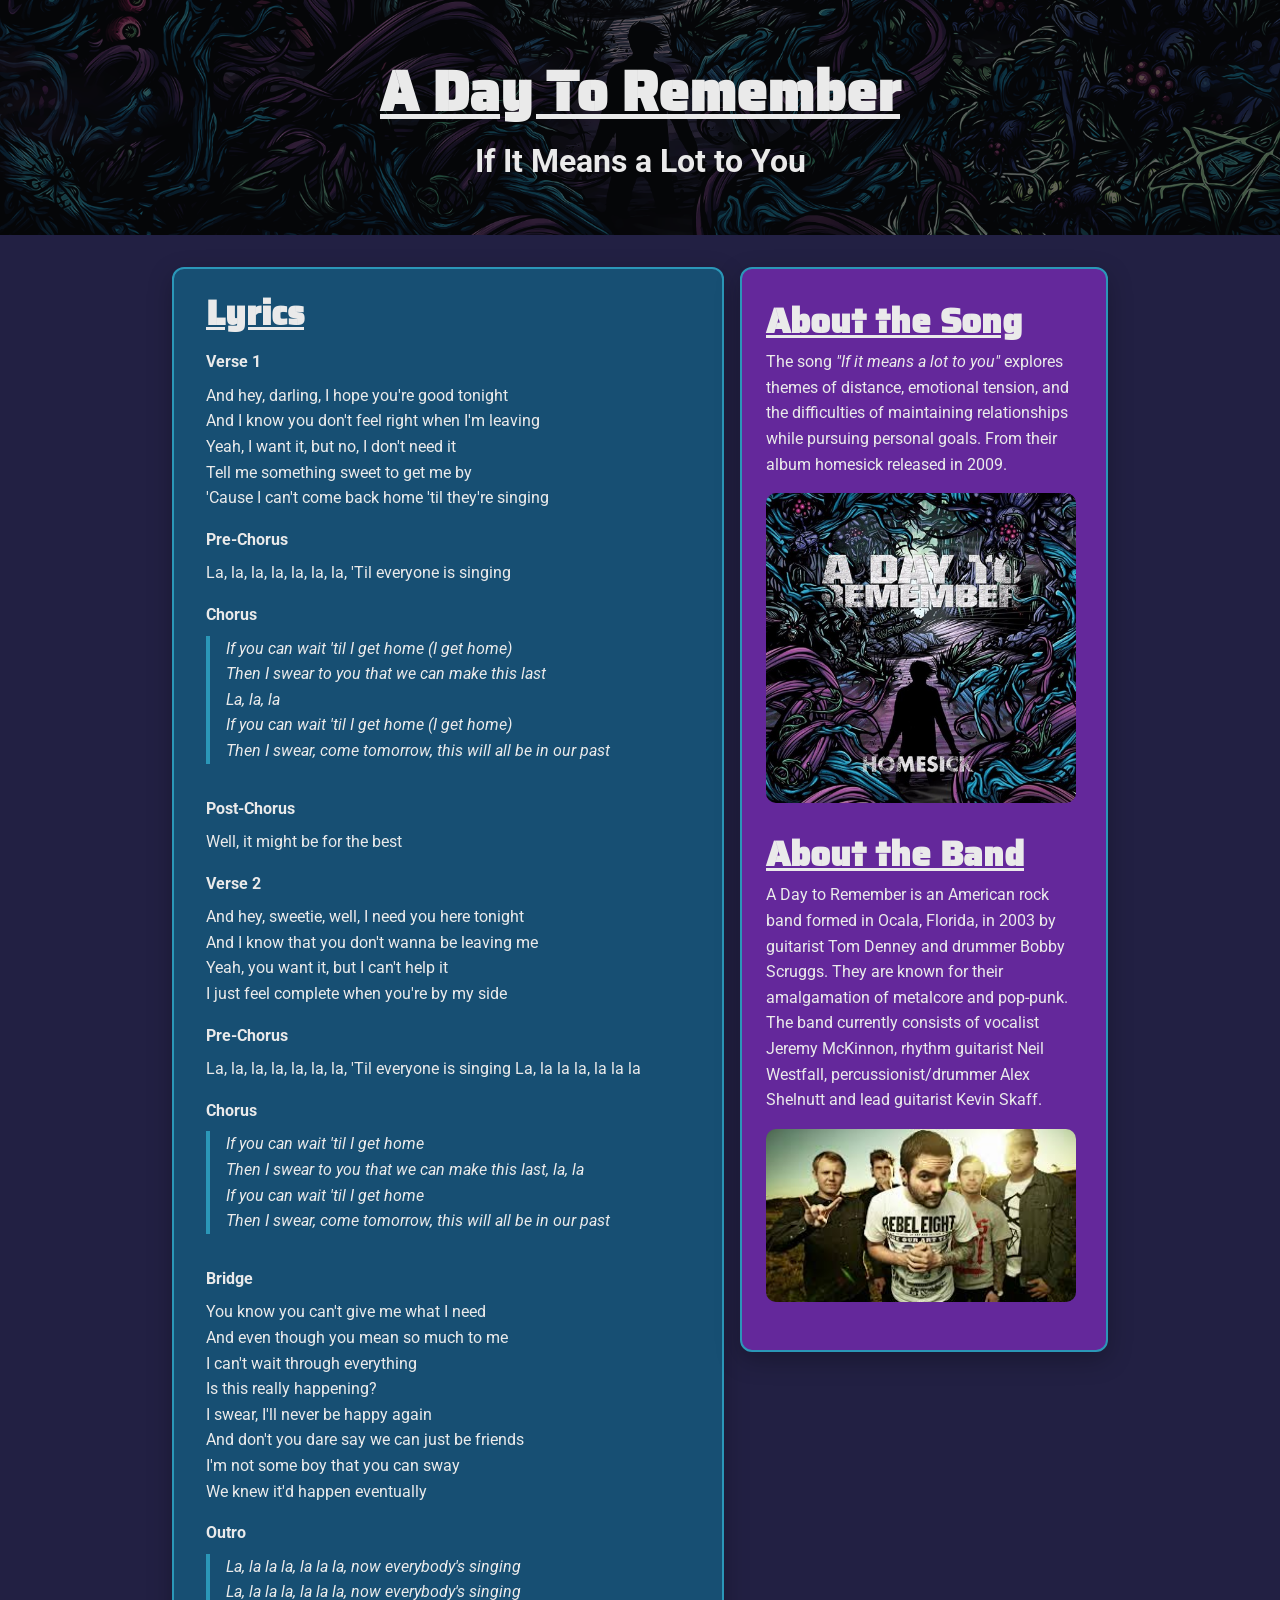
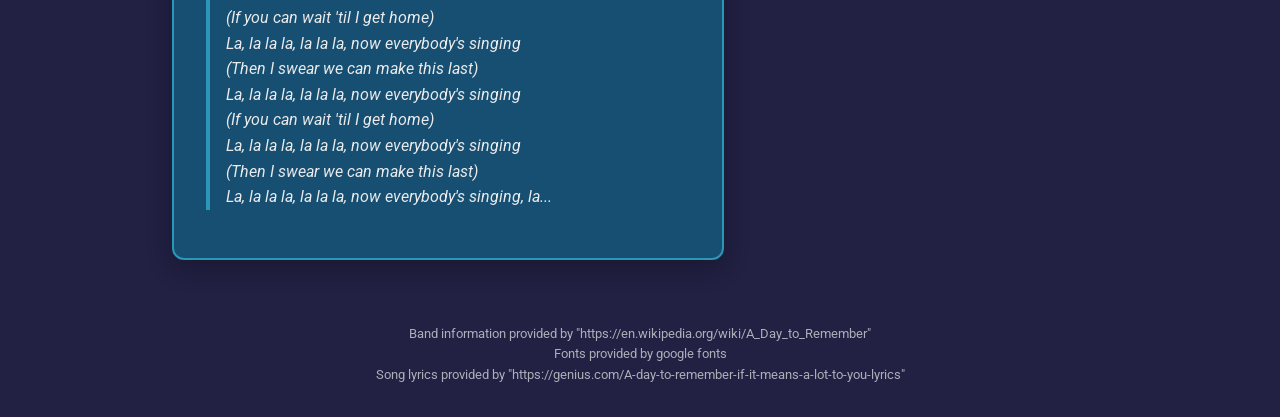
<file: Assignment 1/index.html>
<!DOCTYPE html>
<html lang="en">
<head>
    <meta charset="UTF-8" />
    <title>If It Means a Lot to You – A Day To Remember</title>
	<link rel="stylesheet" href="css/styles.css" />
    <!-- google fonts connection -->
    <link rel="preconnect" href="https://fonts.googleapis.com">
    <link rel="preconnect" href="https://fonts.gstatic.com" crossorigin>
    <link href="https://fonts.googleapis.com/css2?family=Saira+Stencil+One&display=swap" rel="stylesheet">
    <link href="https://fonts.googleapis.com/css2?family=Playwrite+NZ+Basic:wght@100..400&family=Roboto:ital,wght@0,100..900;1,100..900&family=Saira+Stencil+One&display=swap" rel="stylesheet">
</head>

<body>
    <header>
        <h2>A Day To Remember</h2>
        <h1>If It Means a Lot to You</h1>
    </header>

    <main>
        <article>
            <h3>Lyrics</h3>
            <h4>Verse 1</h4>   
            <p>
                            
                And hey, darling, I hope you're good tonight<br>
                And I know you don't feel right when I'm leaving<br>
                Yeah, I want it, but no, I don't need it<br>
                Tell me something sweet to get me by <br>
                'Cause I can't come back home 'til they're singing<br>
            </p>
            
            <h4>Pre-Chorus</h4>
            <p>
                 La, la, la, la, la, la, la, 'Til everyone is singing
            </p>
            
            <h4>Chorus</h4>
            <blockquote>          
                If you can wait 'til I get home (I get home)<br>
                Then I swear to you that we can make this last<br>
                La, la, la<br>
                If you can wait 'til I get home (I get home)<br>
                Then I swear, come tomorrow, this will all be in our past<br>
            </blockquote>

            <h4>Post-Chorus</h4>
            <p>
                Well, it might be for the best
            </p>
            
            <h4>Verse 2</h4>  
            <p>          
                And hey, sweetie, well, I need you here tonight<br>
                And I know that you don't wanna be leaving me<br>
                Yeah, you want it, but I can't help it<br>
                I just feel complete when you're by my side 
            </p>
            
            <h4>Pre-Chorus</h4>
            <p>
                La, la, la, la, la, la, la, 'Til everyone is singing
                La, la la la, la la la    
            </p>
            
            <h4>Chorus</h4>
            <blockquote>
                If you can wait 'til I get home<br>
                Then I swear to you that we can make this last, la, la<br>
                If you can wait 'til I get home<br>
                Then I swear, come tomorrow, this will all be in our past
            </blockquote>
            
            <h4>Bridge</h4>
            <p>
                You know you can't give me what I need<br>
                And even though you mean so much to me<br>
                I can't wait through everything<br>
                Is this really happening?<br>
                I swear, I'll never be happy again<br>
                And don't you dare say we can just be friends<br>
                I'm not some boy that you can sway<br>
                We knew it'd happen eventually
            </p>
            
            <h4>Outro</h4>
            <blockquote>
                La, la la la, la la la, now everybody's singing<br>
                La, la la la, la la la, now everybody's singing<br>
                (If you can wait 'til I get home)<br>
                La, la la la, la la la, now everybody's singing<br>
                (Then I swear we can make this last)<br>
                La, la la la, la la la, now everybody's singing<br>
                (If you can wait 'til I get home)<br>
                La, la la la, la la la, now everybody's singing<br>
                (Then I swear we can make this last)<br>
                La, la la la, la la la, now everybody's singing, la...
            </blockquote>


        </article>

        <aside>

            <h3>About the Song</h3>
            <p>
                The song <em>"If it means a lot to you"</em> explores themes of distance, emotional tension,
                and the difficulties of maintaining relationships while pursuing personal goals. From their album homesick released in 2009.
            </p>
            <img src="images/AlbumCover.jpg" alt="Album cover for Homesick">
            <!-- image credit - https://soundcloud.com/mads-kvols-jensen/a-day-to-remember-homesick-album-cover -->
            <h3>About the Band</h3>
            <p>
                A Day to Remember is an American rock band formed in Ocala, Florida, in 2003 by guitarist Tom Denney and drummer Bobby Scruggs. They are known for their amalgamation of metalcore and pop-punk. The band currently consists of vocalist Jeremy McKinnon, rhythm guitarist Neil Westfall, percussionist/drummer Alex Shelnutt and lead guitarist Kevin Skaff. 
                <!--  grabbed from wikipedia -->
            </p>
            <img src="images/BandImage.jpg" alt="a photo of all of the band members"> 
            <!-- image credit - https://victoryrecords.com/artist/a-day-to-remember/ -->
        </aside>  
        
    </main>
    <footer>
        Band information provided by "https://en.wikipedia.org/wiki/A_Day_to_Remember"<br>
        Fonts provided by google fonts<br>
        Song lyrics provided by "https://genius.com/A-day-to-remember-if-it-means-a-lot-to-you-lyrics"
    </footer>    
</body>
</html>
</file>
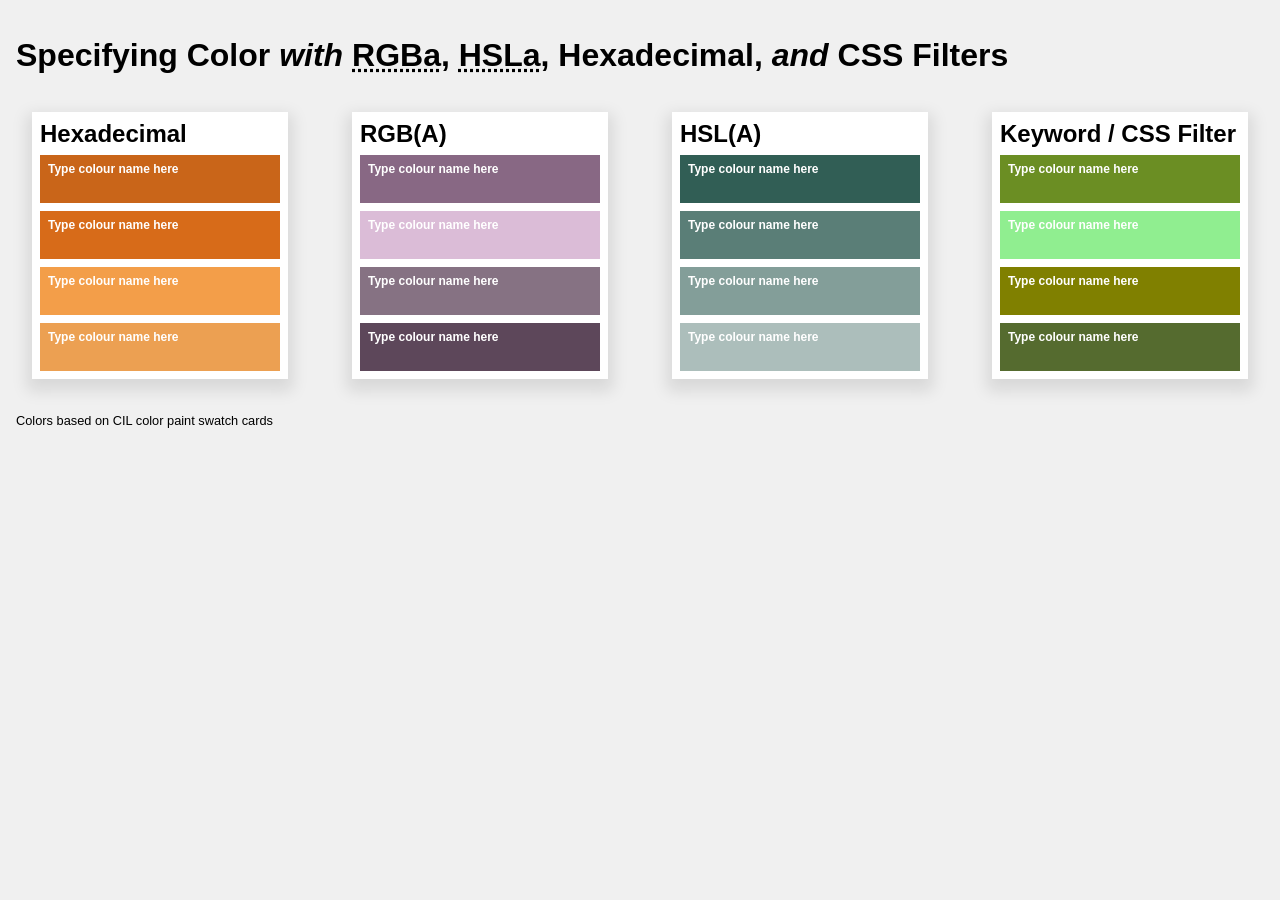
<file: lab-2/index.html>
<!DOCTYPE HTML>
<html>
<head>
	<meta charset="UTF-8">
	<title>Specifying Color with RGBa, HSLa, Hexadecimal, and CSS Filters</title>
	<link href="css/normalize.css" rel="stylesheet">
	<link href="css/base.css" rel="stylesheet">
	<style>
/* STEP 1: Using the color picker utility at
https://developer.mozilla.org/en-US/docs/Web/CSS/CSS_Colors/Color_picker_tool,
set each color in hexadecimal format
to match as closely as you can with the colors
on the FIRST paint swatch card provided.
-------------------------------------------------- */
/* cp12  colour card*/
	#hex div:nth-of-type(1) {
		background-color: #c96519;;
	}
	#hex div:nth-of-type(2) {
		background-color: #d76b19;
	}
	#hex div:nth-of-type(3) {
		background-color: #f39e49;
	}
	#hex div:nth-of-type(4) {
		background-color: #ECA052;
	}
/* STEP 2: Set each color in rgba format
to match as closely as you can with the colors
on the SECOND paint swatch card provided.
-------------------------------------------------- */

/* C35 paint swatch */
#rgba div:nth-of-type(1) {
	background-color: rgba(136, 104, 132, 1);
}

#rgba div:nth-of-type(2) {
	background-color: rgba(219, 188, 215, 1);
}

#rgba div:nth-of-type(3) {
	background-color: rgba(134, 114, 131, 1);
}

#rgba div:nth-of-type(4) {
	background-color: rgba(93, 71, 90, 1);
}



	/* ...and so on... */

/* STEP 3: Set each color in hsla format
to match as closely as you can with the colors
on the THIRD paint swatch card provided.
-------------------------------------------------- */
#hsla div:nth-of-type(1) {
	background-color: hsla(168, 32%, 28%, 1);
}

#hsla div:nth-of-type(2) {
	background-color: hsla(168, 32%, 28%, 0.8);
}

#hsla div:nth-of-type(3) {
	background-color: hsla(168, 32%, 28%, 0.6);
}

#hsla div:nth-of-type(4) {
	background-color: hsla(168, 32%, 28%, 0.4);
}

	/* ...and so on... */

	/* STEP 4: Set each color using a CSS color keywords
(https://developer.mozilla.org/en-US/docs/Web/CSS/color_value)
that matches each color as closely as possible, then
apply one or more CSS filters to see if you can
produce an exact rendition of the swatch colors on the FOURTH card provided.
(https://developer.mozilla.org/en-US/docs/Web/CSS/filter).
-------------------------------------------------- */
/* c6 */
#keyword div:nth-of-type(1) {
	background-color: olivedrab;
}

#keyword div:nth-of-type(2) {
	background-color: lightgreen;
}

#keyword div:nth-of-type(3) {
	background-color: olive;
}

#keyword div:nth-of-type(4) {
	background-color: darkolivegreen;
}

	/* ...and so on... */

	/* STEP 5: Describe one or more things that you can do to ensure that the colour rendering on your screen is exactly the same (or as close as possible) to the colours on your paint chip cards. If possible, attempt to do one or more of these things and describe what you did and what you found out. Maybe a screenshot, too if it might help. */

	/* set brightness to maximum, make sure your monitor is colour calibrated, dont be colour blind like me */
</style>
</head>

<body>
	<header>
		<h1>Specifying Color <em>with</em> <abbr title="Red, Green, Blue, Alpha">RGBa</abbr>, <abbr title="Hue, Saturation, Luminousity, Alpha">HSLa</abbr>, Hexadecimal, <em>and</em> CSS Filters</h1>
	</header>
	<main>
		<section id="hex">
			<h2>Hexadecimal</h2>
			<div>
				<h3>Type colour name here</h3>
			</div>
			<div>
				<h3>Type colour name here</h3>
			</div>
			<div>
				<h3>Type colour name here</h3>
			</div>
			<div>
				<h3>Type colour name here</h3>
			</div>
		</section>
		<section id="rgba">
			<h2>RGB(A)</h2>
			<div>
				<h3>Type colour name here</h3>
			</div>
			<div>
				<h3>Type colour name here</h3>
			</div>
			<div>
				<h3>Type colour name here</h3>
			</div>
			<div>
				<h3>Type colour name here</h3>
			</div>
		</section>
		<section id="hsla">
			<h2>HSL(A)</h2>
			<div>
				<h3>Type colour name here</h3>
			</div>
			<div>
				<h3>Type colour name here</h3>
			</div>
			<div>
				<h3>Type colour name here</h3>
			</div>
			<div>
				<h3>Type colour name here</h3>
			</div>
		</section>
		<section id="keyword">
			<h2>Keyword / CSS Filter</h2>
			<div>
				<h3>Type colour name here</h3>
			</div>
			<div>
				<h3>Type colour name here</h3>
			</div>
			<div>
				<h3>Type colour name here</h3>
			</div>
			<div>
				<h3>Type colour name here</h3>
			</div>
		</section>
	</main>
	<footer>
		<p><small>Colors based on CIL color paint swatch cards</small></p>
	</footer>
</body>
</html>
</file>
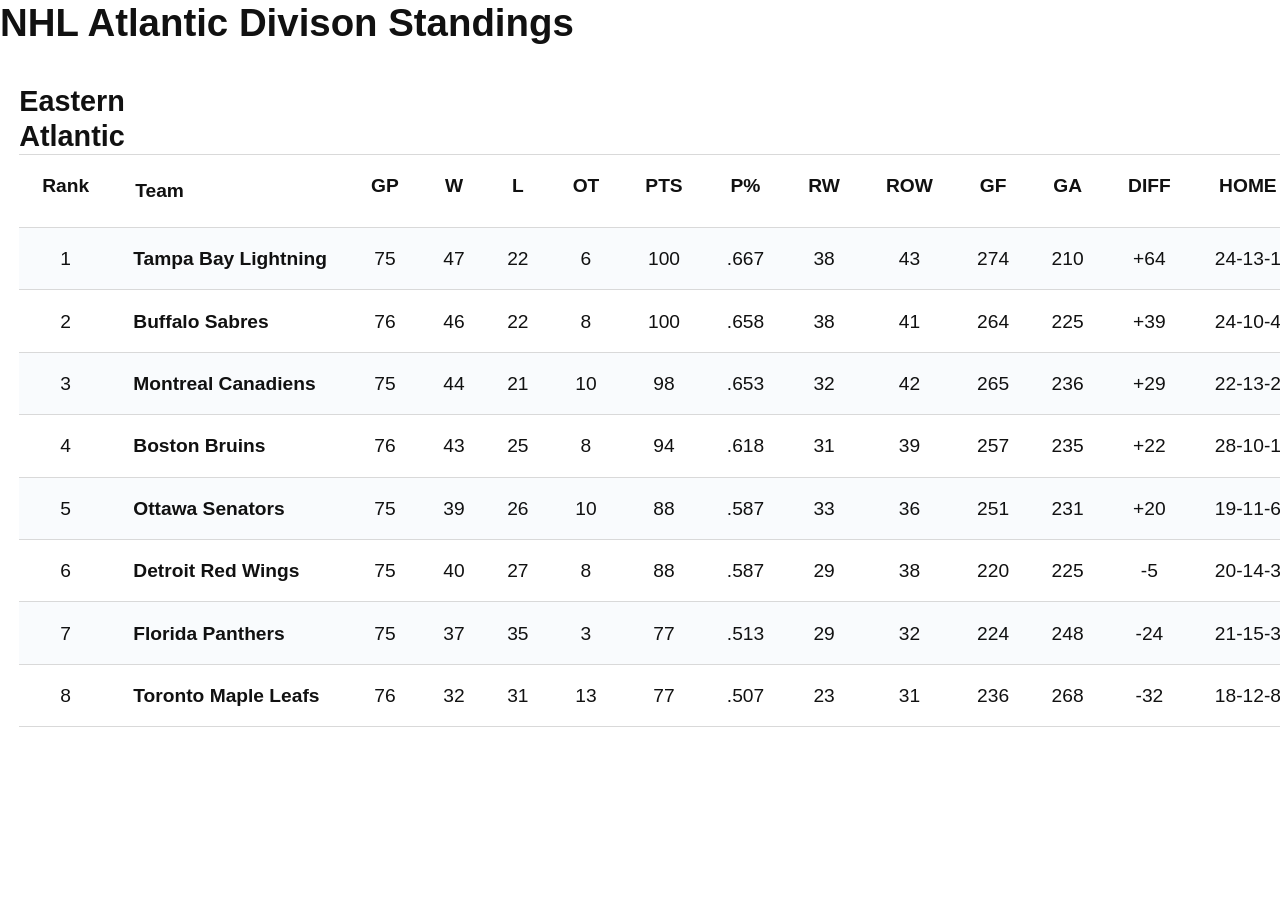
<file: Lab4/index.html>
<!doctype html>
<html lang="en">
<head>
    <meta charset="utf-8">
    <title>NHL Eastern Conference Standings</title>
    <meta name="viewport" content="width=device-width, initial-scale=1.0">

    <!-- css -->
    <link href="css/tables.css" rel="stylesheet" />
    <!-- tablesort -->
    <link rel="stylesheet" href="js/tablesort/css/tablesort.css">
    <script src="js/tablesort/tablesort.min.js"></script>
    <script src="js/tables.js" defer></script>
</head>
<body>

    <header>
        <h1>NHL Atlantic Divison Standings</h1>
    </header>

  
<main>
<!-- standings table -->
<table id="nhl-standings">
    <caption>Eastern</caption>
    <caption>Atlantic</caption>
    <thead>
        <tr>
            <th scope="col">Rank</th>
            <th scope="col">Team</th>
            <th scope="col">GP</th>
            <th scope="col">W</th>
            <th scope="col">L</th>
            <th scope="col">OT</th>
            <th scope="col">PTS</th>
            <th scope="col">P%</th>
            <th scope="col">RW</th>
            <th scope="col">ROW</th>
            <th scope="col">GF</th>
            <th scope="col">GA</th>
            <th scope="col">DIFF</th>
            <th scope="col">HOME</th>
            <th scope="col">AWAY</th>
            <th scope="col">S/O</th>
            <th scope="col">L10</th>
            <th scope="col">STRK</th>
        </tr>
    </thead>

    <tbody>
        <tr>
            <td>1</td>
            <th scope="row">Tampa Bay Lightning</th>
            <td>75</td>
            <td>47</td>
            <td>22</td>
            <td>6</td>
            <td>100</td>
            <td>.667</td>
            <td>38</td>
            <td>43</td>
            <td>274</td>
            <td>210</td>
            <td>+64</td>
            <td>24-13-1</td>
            <td>23-9-5</td>
            <td>4-2</td>
            <td>7-1-2</td>
            <td>W1</td>
        </tr>
        <tr>
            <td>2</td>
            <th scope="row">Buffalo Sabres</th>
            <td>76</td>
            <td>46</td>
            <td>22</td>
            <td>8</td>
            <td>100</td>
            <td>.658</td>
            <td>38</td>
            <td>41</td>
            <td>264</td>
            <td>225</td>
            <td>+39</td>
            <td>24-10-4</td>
            <td>22-12-4</td>
            <td>5-0</td>
            <td>6-2-2</td>
            <td>L1</td>
        </tr>

        <tr>
            <td>3</td>
            <th scope="row">Montreal Canadiens</th>
            <td>75</td>
            <td>44</td>
            <td>21</td>
            <td>10</td>
            <td>98</td>
            <td>.653</td>
            <td>32</td>
            <td>42</td>
            <td>265</td>
            <td>236</td>
            <td>+29</td>
            <td>22-13-2</td>
            <td>22-8-8</td>
            <td>2-5</td>
            <td>8-2-0</td>
            <td>W7</td>
        </tr>

        <tr>
            <td>4</td>
            <th scope="row">Boston Bruins</th>
            <td>76</td>
            <td>43</td>
            <td>25</td>
            <td>8</td>
            <td>94</td>
            <td>.618</td>
            <td>31</td>
            <td>39</td>
            <td>257</td>
            <td>235</td>
            <td>+22</td>
            <td>28-10-1</td>
            <td>15-15-7</td>
            <td>4-3</td>
            <td>6-2-2</td>
            <td>L1</td>
        </tr>
        <tr>
            <td>5</td>
            <th scope="row">Ottawa Senators</th>
            <td>75</td>
            <td>39</td>
            <td>26</td>
            <td>10</td>
            <td>88</td>
            <td>.587</td>
            <td>33</td>
            <td>36</td>
            <td>251</td>
            <td>231</td>
            <td>+20</td>
            <td>19-11-6</td>
            <td>20-15-4</td>
            <td>3-1</td>
            <td>6-3-1</td>
            <td>W1</td>
        </tr>

        <tr>
            <td>6</td>
            <th scope="row">Detroit Red Wings</th>
            <td>75</td>
            <td>40</td>
            <td>27</td>
            <td>8</td>
            <td>88</td>
            <td>.587</td>
            <td>29</td>
            <td>38</td>
            <td>220</td>
            <td>225</td>
            <td>-5</td>
            <td>20-14-3</td>
            <td>20-13-5</td>
            <td>2-3</td>
            <td>4-5-1</td>
            <td>W1</td>
        </tr>
        <tr>
            <td>7</td>
            <th scope="row">Florida Panthers</th>
            <td>75</td>
            <td>37</td>
            <td>35</td>
            <td>3</td>
            <td>77</td>
            <td>.513</td>
            <td>29</td>
            <td>32</td>
            <td>224</td>
            <td>248</td>
            <td>-24</td>
            <td>21-15-3</td>
            <td>16-20-0</td>
            <td>5-1</td>
            <td>4-6-0</td>
            <td>W2</td>
        </tr>

        <tr>
            <td>8</td>
            <th scope="row">Toronto Maple Leafs</th>
            <td>76</td>
            <td>32</td>
            <td>31</td>
            <td>13</td>
            <td>77</td>
            <td>.507</td>
            <td>23</td>
            <td>31</td>
            <td>236</td>
            <td>268</td>
            <td>-32</td>
            <td>18-12-8</td>
            <td>14-19-5</td>
            <td>1-4</td>
            <td>4-4-2</td>
            <td>L1</td>
        </tr>
    </tbody>
</table>
</main>


</body>
</html>
</file>
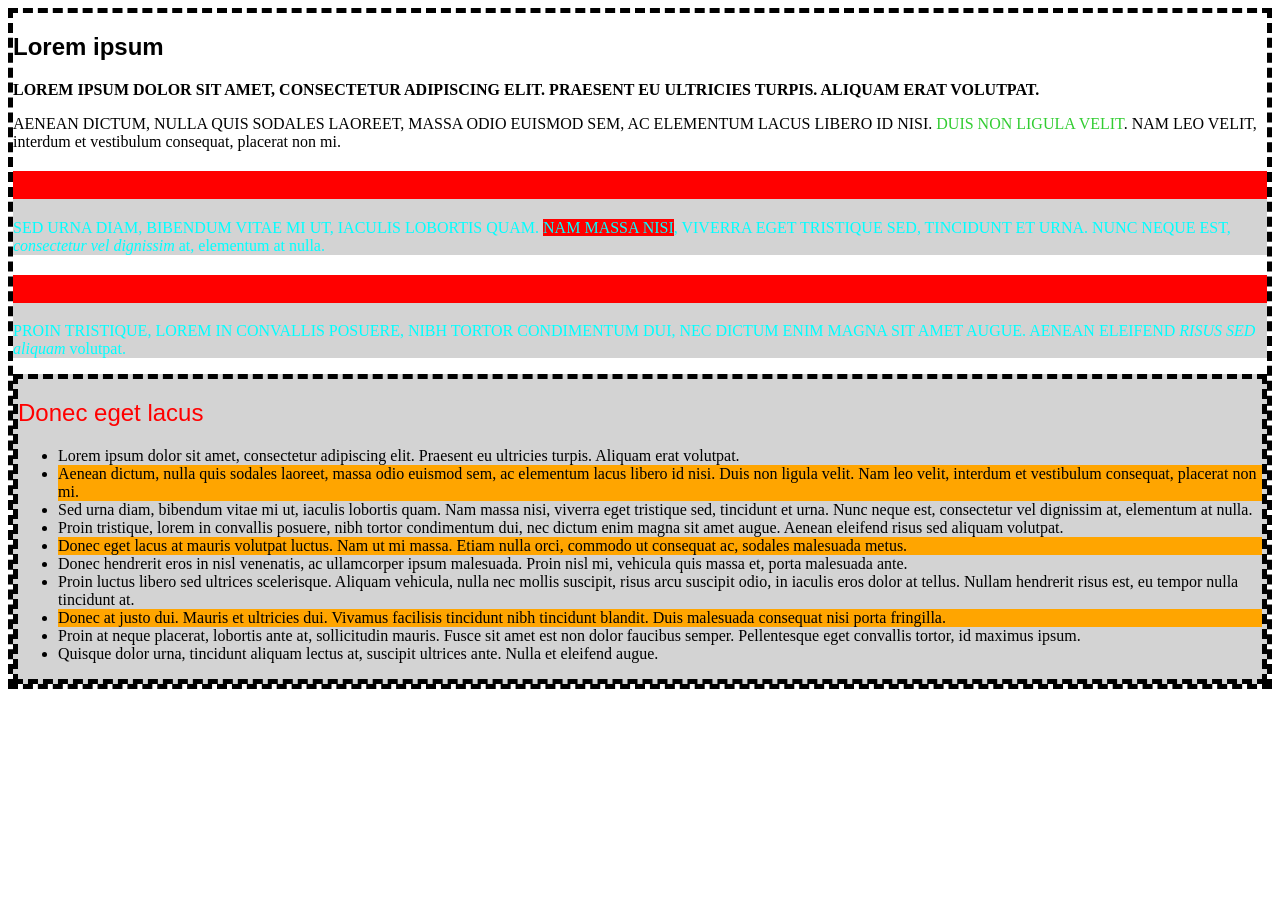
<file: lesson-1/index.html>
<!DOCTYPE html>
<html lang="en">
<head>
	<meta charset="UTF-8" />
	<title>Lesson 1 - COMP1054 User Interface Design Using CSS</title>
	<link rel="stylesheet" href="css/styles.css" />
</head>
<body>

<article class="about">
	<h1>Lorem ipsum</h1> 

	<p>Lorem ipsum dolor sit amet, consectetur adipiscing elit. Praesent eu ultricies turpis. Aliquam erat volutpat.</p>
	<p>Aenean dictum, nulla quis sodales laoreet, massa odio euismod sem, ac elementum lacus libero id nisi. <a href="https://lipsum.com/" rel="external">Duis non ligula velit</a>. Nam leo velit, interdum et vestibulum consequat, placerat non mi.</p>
 
	<section class="project">
		<h2 lang="es">Sed urna diam</h2>
		<p>Sed urna diam, bibendum vitae mi ut, iaculis lobortis quam. <span lang="es">Nam massa nisi</span>, viverra eget tristique sed, tincidunt et urna. Nunc neque est, <em>consectetur vel dignissim</em> at, elementum at nulla.</p>
	</section>

	<section class="project">
		<h2 lang="es">Proin tristique</h2>
		<p>Proin tristique, lorem in convallis posuere, nibh tortor condimentum dui, nec dictum enim magna sit amet augue. Aenean eleifend <em>risus sed aliquam</em> volutpat.</p>
	</section>
    <aside class="project about">
        <h2 id="special">Donec eget lacus</h2>
        <ul>
            <li>Lorem ipsum dolor sit amet, consectetur adipiscing elit. Praesent eu ultricies turpis. Aliquam erat volutpat.</li>
            <li>Aenean dictum, nulla quis sodales laoreet, massa odio euismod sem, ac elementum lacus libero id nisi. Duis non ligula velit. Nam leo velit, interdum et vestibulum consequat, placerat non mi.</li>
            <li>Sed urna diam, bibendum vitae mi ut, iaculis lobortis quam. Nam massa nisi, viverra eget tristique sed, tincidunt et urna. Nunc neque est, consectetur vel dignissim at, elementum at nulla.</li>
            <li>Proin tristique, lorem in convallis posuere, nibh tortor condimentum dui, nec dictum enim magna sit amet augue. Aenean eleifend risus sed aliquam volutpat.</li>
            <li>Donec eget lacus at mauris volutpat luctus. Nam ut mi massa. Etiam nulla orci, commodo ut consequat ac, sodales malesuada metus.</li>
            <li>Donec hendrerit eros in nisl venenatis, ac ullamcorper ipsum malesuada. Proin nisl mi, vehicula quis massa et, porta malesuada ante.</li>
            <li>Proin luctus libero sed ultrices scelerisque. Aliquam vehicula, nulla nec mollis suscipit, risus arcu suscipit odio, in iaculis eros dolor at tellus. Nullam hendrerit risus est, eu tempor nulla tincidunt at.</li>
            <li>Donec at justo dui. Mauris et ultricies dui. Vivamus facilisis tincidunt nibh tincidunt blandit. Duis malesuada consequat nisi porta fringilla.</li>
            <li>Proin at neque placerat, lobortis ante at, sollicitudin mauris. Fusce sit amet est non dolor faucibus semper. Pellentesque eget convallis tortor, id maximus ipsum.</li>
            <li>Quisque dolor urna, tincidunt aliquam lectus at, suscipit ultrices ante. Nulla et eleifend augue.</li>
        </ul>
    </aside>
</article>

</body>
</html>
</file>
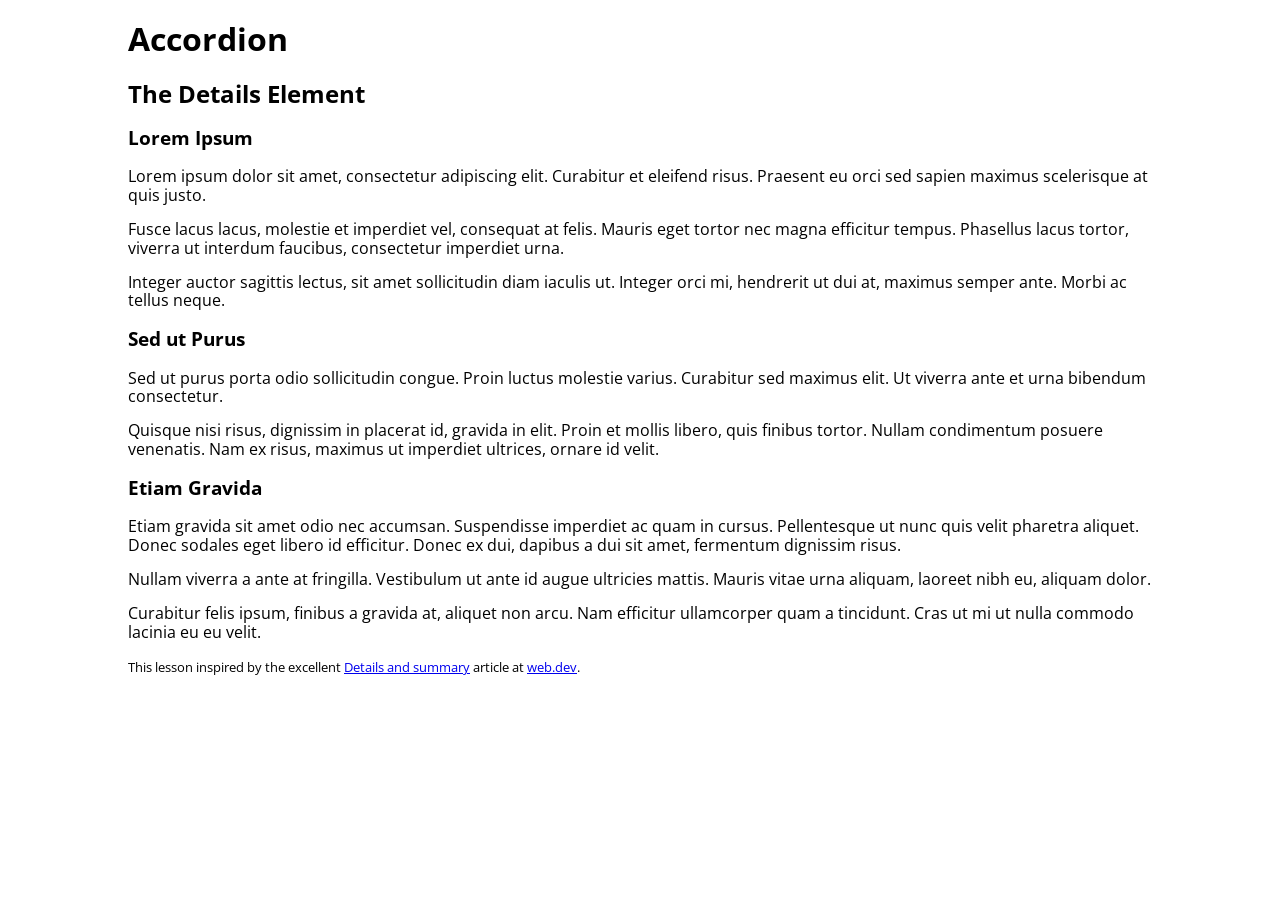
<file: lesson-10/index.html>
<!DOCTYPE html>
<html lang="en">
	<head>
		<meta charset="utf-8" />
		<title>Accordion | COMP1054 User Interface Design Using CSS</title>
		<meta name="viewport" content="width=device-width, initial-scale=1.0" />
		<link href="css/normalize.css" rel="stylesheet" />
		<link href="css/accordion.css" rel="stylesheet" />
		<script src="js/accordion.js" defer></script>
	</head>
	<body>
		<div id="container">
			<header>
				<h1>Accordion</h1>
			</header>
			<main>
				<h2>The Details Element</h2>
				<!-- STEP 1: Surround each H3 and DIV pair with DETAILS tags -->
				
					<h3>Lorem Ipsum</h3>
					<div>
						<p>Lorem ipsum dolor sit amet, consectetur adipiscing elit. Curabitur et eleifend risus. Praesent eu orci sed sapien maximus scelerisque at quis justo.</p>
						<p>Fusce lacus lacus, molestie et imperdiet vel, consequat at felis. Mauris eget tortor nec magna efficitur tempus. Phasellus lacus tortor, viverra ut interdum faucibus, consectetur imperdiet urna.</p>
						<p>Integer auctor sagittis lectus, sit amet sollicitudin diam iaculis ut. Integer orci mi, hendrerit ut dui at, maximus semper ante. Morbi ac tellus neque.</p>
					</div>
				
				<!-- STEP 2: Replace each pair of H3 tags with SUMMARY tags, validate your HTML (https://validator.w3.org/), then proceed to the CSS for the next step -->
				
					<h3>Sed ut Purus</h3>
					<div>
						<p>Sed ut purus porta odio sollicitudin congue. Proin luctus molestie varius. Curabitur sed maximus elit. Ut viverra ante et urna bibendum consectetur.</p>
						<p>Quisque nisi risus, dignissim in placerat id, gravida in elit. Proin et mollis libero, quis finibus tortor. Nullam condimentum posuere venenatis. Nam ex risus, maximus ut imperdiet ultrices, ornare id velit.</p>
					</div>
				
				
					<h3>Etiam Gravida</h3>
					<div>
						<p>Etiam gravida sit amet odio nec accumsan. Suspendisse imperdiet ac quam in cursus. Pellentesque ut nunc quis velit pharetra aliquet. Donec sodales eget libero id efficitur. Donec ex dui, dapibus a dui sit amet, fermentum dignissim risus.</p>
						<p>Nullam viverra a ante at fringilla. Vestibulum ut ante id augue ultricies mattis. Mauris vitae urna aliquam, laoreet nibh eu, aliquam dolor.</p>
						<p>Curabitur felis ipsum, finibus a gravida at, aliquet non arcu. Nam efficitur ullamcorper quam a tincidunt. Cras ut mi ut nulla commodo lacinia eu eu velit.</p>
					</div>
				
			</main>
			<footer>
				<p><small>This lesson inspired by the excellent <a href="https://web.dev/learn/html/details" title="Details and summary">Details and summary</a> article at <a href="https://web.dev/" title="web.dev">web.dev</a>.</small></p>
			</footer>
		</div><!-- end #container -->
	</body>
</html>
</file>
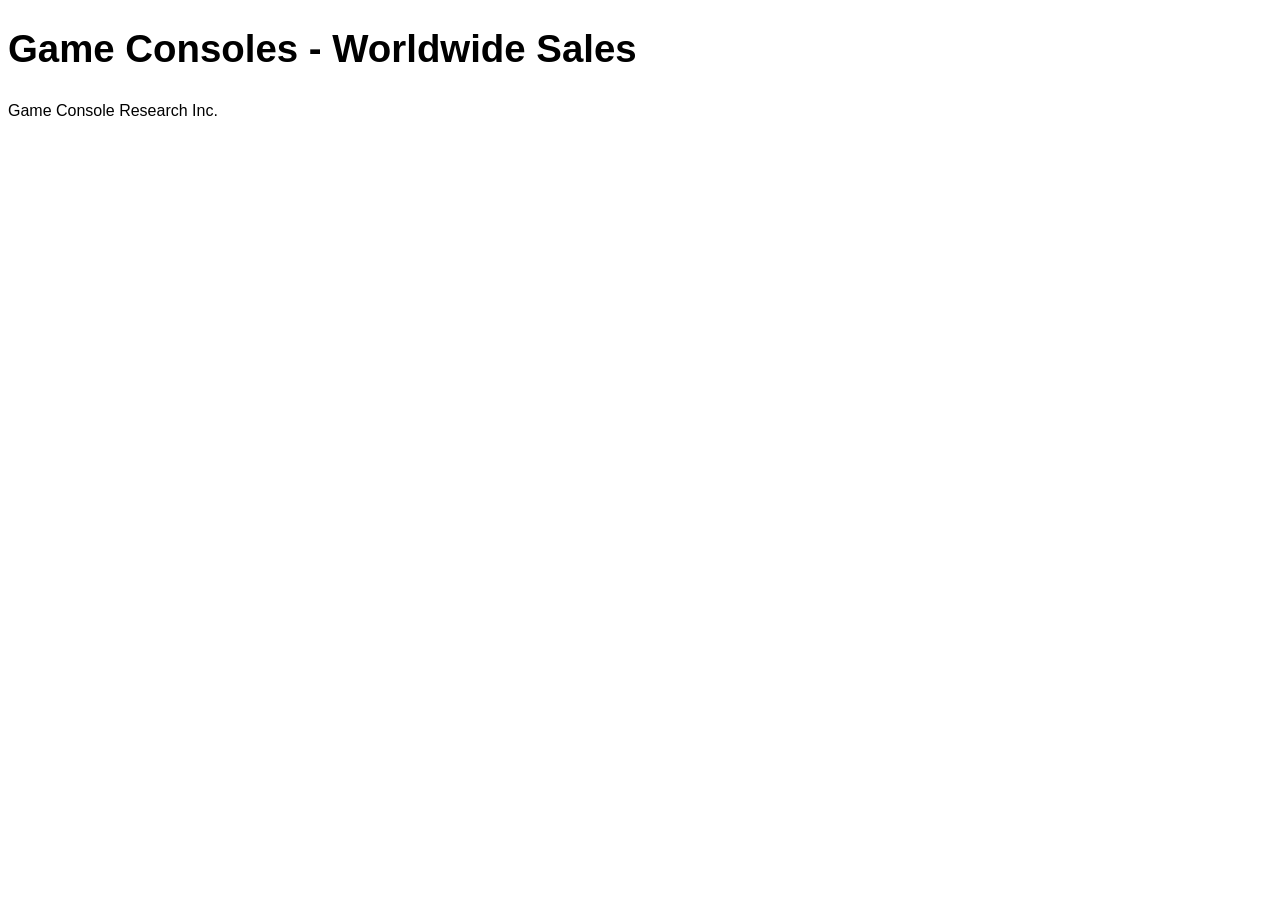
<file: lesson-12/index.html>
<!DOCTYPE html>
<html lang="en">
<head>
		<meta charset="UTF-8">
		<title>Game Consoles - Worldwide Sales</title>
		<meta name="viewport" content="width=device-width, initial-scale=1.0">
		<!-- We're not normalizing this HTML on purpose so that we can see some of the default table rendering - normalize addresses some of the table display issues -->
		<link href="css/tables.css" rel="stylesheet" />
		<!-- Thanks to Tristen Brown for the excellent (dependency-free) table sorting script -->
		<script src="js/tablesort/tablesort.min.js"></script>
		<link href="js/tablesort/css/tablesort.css" rel="stylesheet">
		<script src="js/tables.js"></script>
</head>

<body>
	<header>
		<h1>Game Consoles - Worldwide Sales</h1>
	</header>
	<main>
<!-- STEP 1a: Start with the basic TABLE element -->

<!-- STEP 2: Build out a fitting CAPTION element -->

<!-- STEP 4: Build out column groups and columns if necessary -->

<!-- STEP 5a: Group the table heading rows with a THEAD -->

<!-- STEP 1b: Build out the appropriate number of rows with TR -->

<!-- STEP 1c: For each piece of table data, build a TD -->

<!-- STEP 3a: Where appropriate, replace any TD elements with table headings (TH) -->

<!-- STEP 3b: Associate TH with data rows and/or columns -->

<!-- STEP 5b: Move the table footer row(s) up to just below the THEAD and surround with a TFOOT -->

<!-- STEP 5c: Encapsulate the remainder of the table data rows with the TBODY tags -->

<!-- STEP 5d: Look at the rendering in the browser, then head to css/tables.css for the next step -->
	</main>
	<footer>
		<small>Game Console Research Inc.</small>
	</footer>
</body>
</html>
</file>
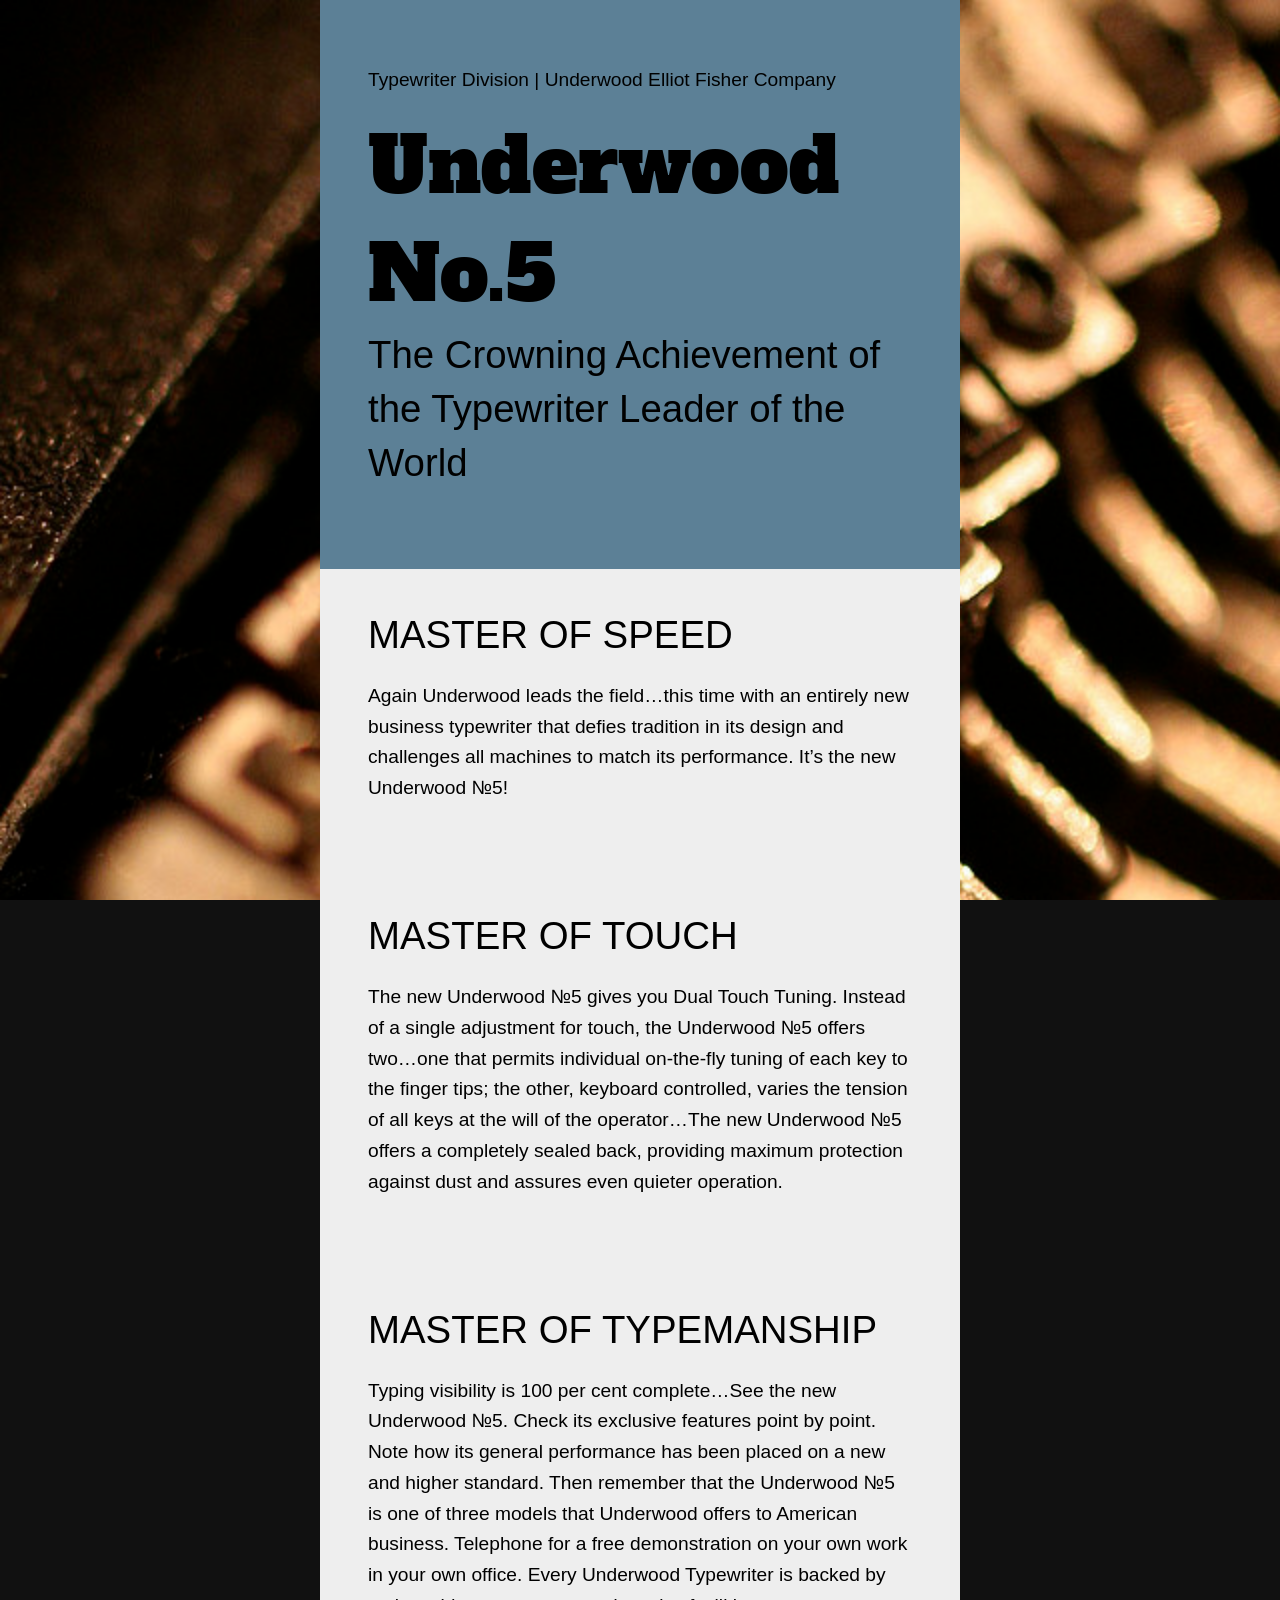
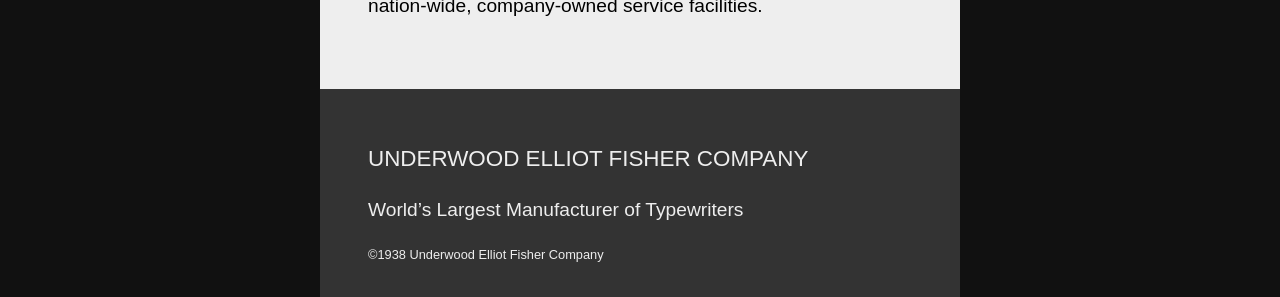
<file: lesson-2/index.html>
<!DOCTYPE html>
<html lang="en">
<head>
	<meta charset="utf-8" />
	<title>Underwood №5</title>
	<!-- STEP 1a: Add META viewport element for mobile rendering -->
	<meta name="viewport" content="width=device width, initial-scale=1.0" />
	<link rel="preconnect" href="https://fonts.googleapis.com">
<link rel="preconnect" href="https://fonts.gstatic.com" crossorigin>
<link href="https://fonts.googleapis.com/css2?family=Alfa+Slab+One&display=swap" rel="stylesheet">

	
	<!-- STEP 1b. Apply a normalize CSS stylesheet -->
	<link href="css/normalize.css" rel="stylesheet" />
	<link href="css/main.css" rel="stylesheet" />
</head>

<body>
	<header>
		<p>Typewriter Division | Underwood Elliot Fisher Company</p>
		<h1>Underwood No.5</h1>
		<h2>The Crowning Achievement of the Typewriter Leader of the World</h2>
	</header>
	<main>
		<section>
			<h3>Master of Speed</h3>
			<p>Again Underwood leads the field…this time with an entirely new business typewriter that defies tradition in its design and challenges all machines to match its performance. It’s the new Underwood №5!</p>
		</section>
		<section>
			<h3>Master of Touch</h3>
			<p>The new Underwood №5 gives you Dual Touch Tuning. Instead of a single adjustment for touch, the Underwood №5 offers two…one that permits individual on-the-fly tuning of each key to the finger tips; the other, keyboard controlled, varies the tension of all keys at the will of the operator…The new Underwood №5 offers a completely sealed back, providing maximum protection against dust and assures even quieter operation.</p>
		</section>
		<section>
			<h3>Master of Typemanship</h3>
			<p>Typing visibility is 100 per cent complete…See the new Underwood №5. Check its exclusive features point by point. Note how its general performance has been placed on a new and higher standard. Then remember that the Underwood №5 is one of three models that Underwood offers to American business. Telephone for a free demonstration on your own work in your own office. Every Underwood Typewriter is backed by nation-wide, company-owned service facilities.</p>
		</section>
	</main>
	<footer>
		<h3>Underwood Elliot Fisher Company</h3>
		<p>World’s Largest Manufacturer of Typewriters</p>
		<small>©1938 Underwood Elliot Fisher Company</small>
	</footer>
</body>
</html>
</file>
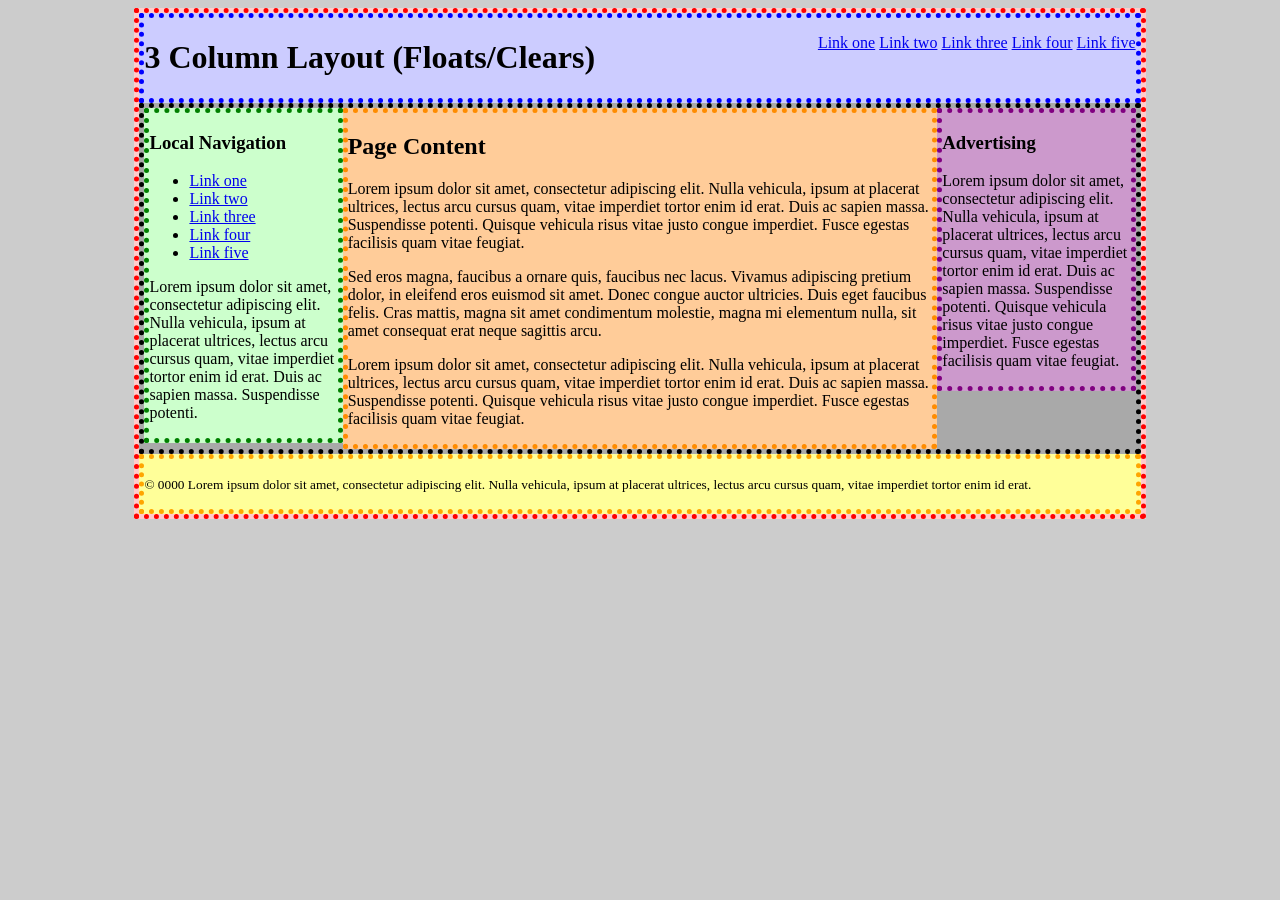
<file: lesson-4/index.html>
<!DOCTYPE html>
<html lang="en">
<head>
	<meta charset="utf-8" />
	<title>3 Column Layout - Floats/Clears</title>
	<meta name="viewport" content="device=device-width, initial-scale=1" />
	<!-- STEP 1a: Add normalize.css, then head to css/index.css for STEP 1b -->
	<link rel="css/index.css" href="normalize.css">
	<link href="css/index.css" rel="stylesheet" />
</head>

<body>
	<div id="container">
		<header>
			<h1>3 Column Layout (Floats/Clears)</h1>
			<nav>
				<ul>
					<li><a href="#">Link one</a></li>
					<li><a href="#">Link two</a></li>
					<li><a href="#">Link three</a></li>
					<li><a href="#">Link four</a></li>
					<li><a href="#">Link five</a></li>
				</ul>
			</nav>
		</header>
		<main>
			<nav>
				<h3>Local Navigation</h3>
				<ul>
					<li><a href="#">Link one</a></li>
					<li><a href="#">Link two</a></li>
					<li><a href="#">Link three</a></li>
					<li><a href="#">Link four</a></li>
					<li><a href="#">Link five</a></li>
				</ul>
				<p>Lorem ipsum dolor sit amet, consectetur adipiscing elit. Nulla vehicula, ipsum at placerat ultrices, lectus arcu cursus quam, vitae imperdiet tortor enim id erat. Duis ac sapien massa. Suspendisse potenti.</p>
			</nav>
			<section>
				<h2>Page Content</h2>
				<p>Lorem ipsum dolor sit amet, consectetur adipiscing elit. Nulla vehicula, ipsum at placerat ultrices, lectus arcu cursus quam, vitae imperdiet tortor enim id erat. Duis ac sapien massa. Suspendisse potenti. Quisque vehicula risus vitae justo congue imperdiet. Fusce egestas facilisis quam vitae feugiat.</p>
				<p>Sed eros magna, faucibus a ornare quis, faucibus nec lacus. Vivamus adipiscing pretium dolor, in eleifend eros euismod sit amet. Donec congue auctor ultricies. Duis eget faucibus felis. Cras mattis, magna sit amet condimentum molestie, magna mi elementum nulla, sit amet consequat erat neque sagittis arcu.</p>
				<p>Lorem ipsum dolor sit amet, consectetur adipiscing elit. Nulla vehicula, ipsum at placerat ultrices, lectus arcu cursus quam, vitae imperdiet tortor enim id erat. Duis ac sapien massa. Suspendisse potenti. Quisque vehicula risus vitae justo congue imperdiet. Fusce egestas facilisis quam vitae feugiat.</p>
			</section>
			<aside>
				<h3>Advertising</h3>
				<p>Lorem ipsum dolor sit amet, consectetur adipiscing elit. Nulla vehicula, ipsum at placerat ultrices, lectus arcu cursus quam, vitae imperdiet tortor enim id erat. Duis ac sapien massa. Suspendisse potenti. Quisque vehicula risus vitae justo congue imperdiet. Fusce egestas facilisis quam vitae feugiat.</p>
			</aside>
		</main>
		<footer>
			<p><small>© 0000 Lorem ipsum dolor sit amet, consectetur adipiscing elit. Nulla vehicula, ipsum at placerat ultrices, lectus arcu cursus quam, vitae imperdiet tortor enim id erat.</small></p>
		</footer>
	</div><!-- #container -->
</body>
</html>
</file>
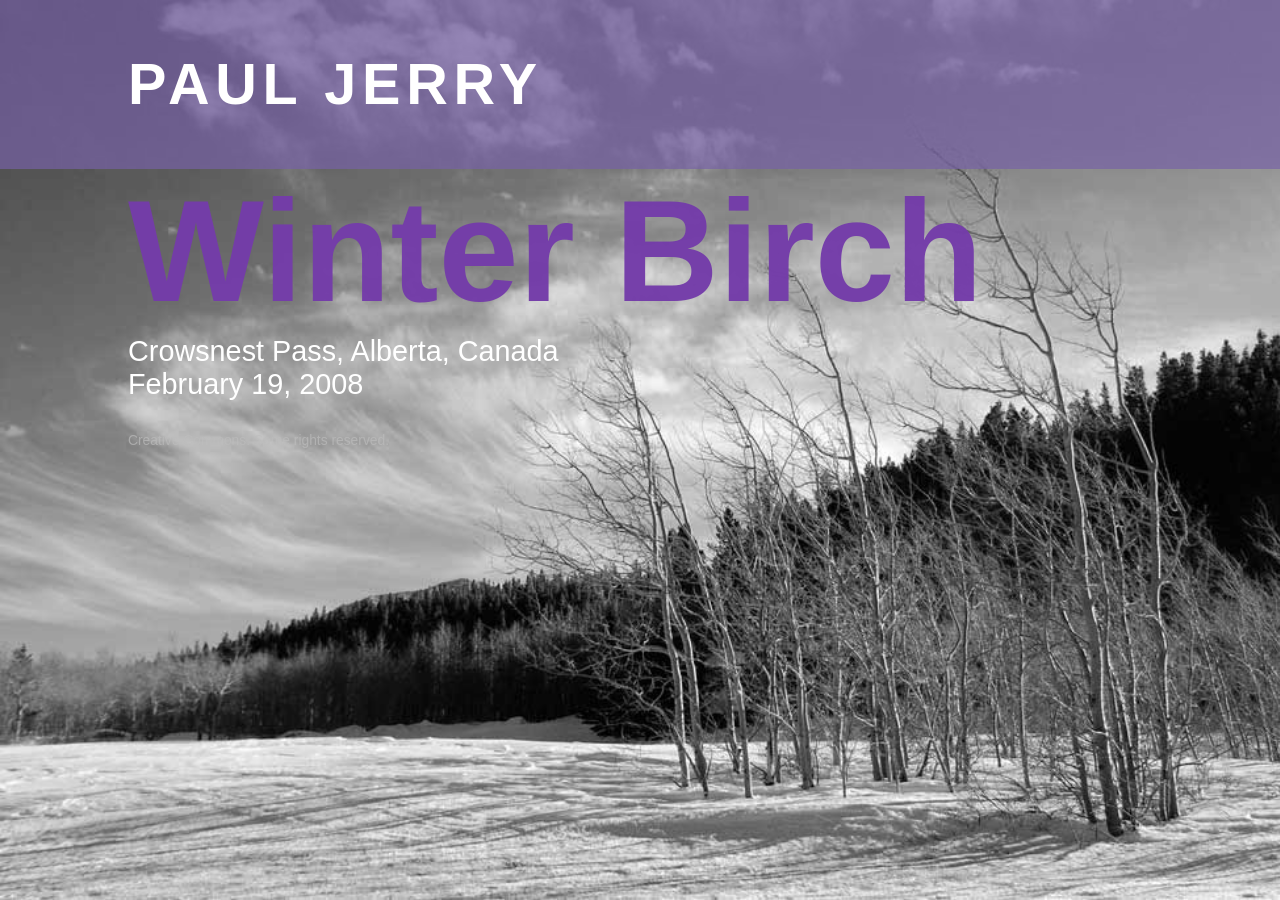
<file: lesson-5/index.html>
<!DOCTYPE html>
<html lang="en">
<head>
	<meta charset="utf-8" />
	<title>Winter Birch | Paul Jerry</title>
	<meta name="viewport" content="width=device-width, initial-scale=1" />
	<link href="css/normalize.css" rel="stylesheet" />
	<link href="css/colors.css" rel="stylesheet" />
</head>
<body>
	<header>
		<h1>Paul Jerry</h1>
	</header>
	<main>
		<h2>Winter Birch</h2>
		<p>Crowsnest Pass, Alberta, Canada <br><time datetime="2008-02-19">February 19, 2008</time></p>
	</main>
	<footer>
		<p><small>Creative Commons. Some rights reserved.</small></p>
	</footer>
</body>
</html>
</file>
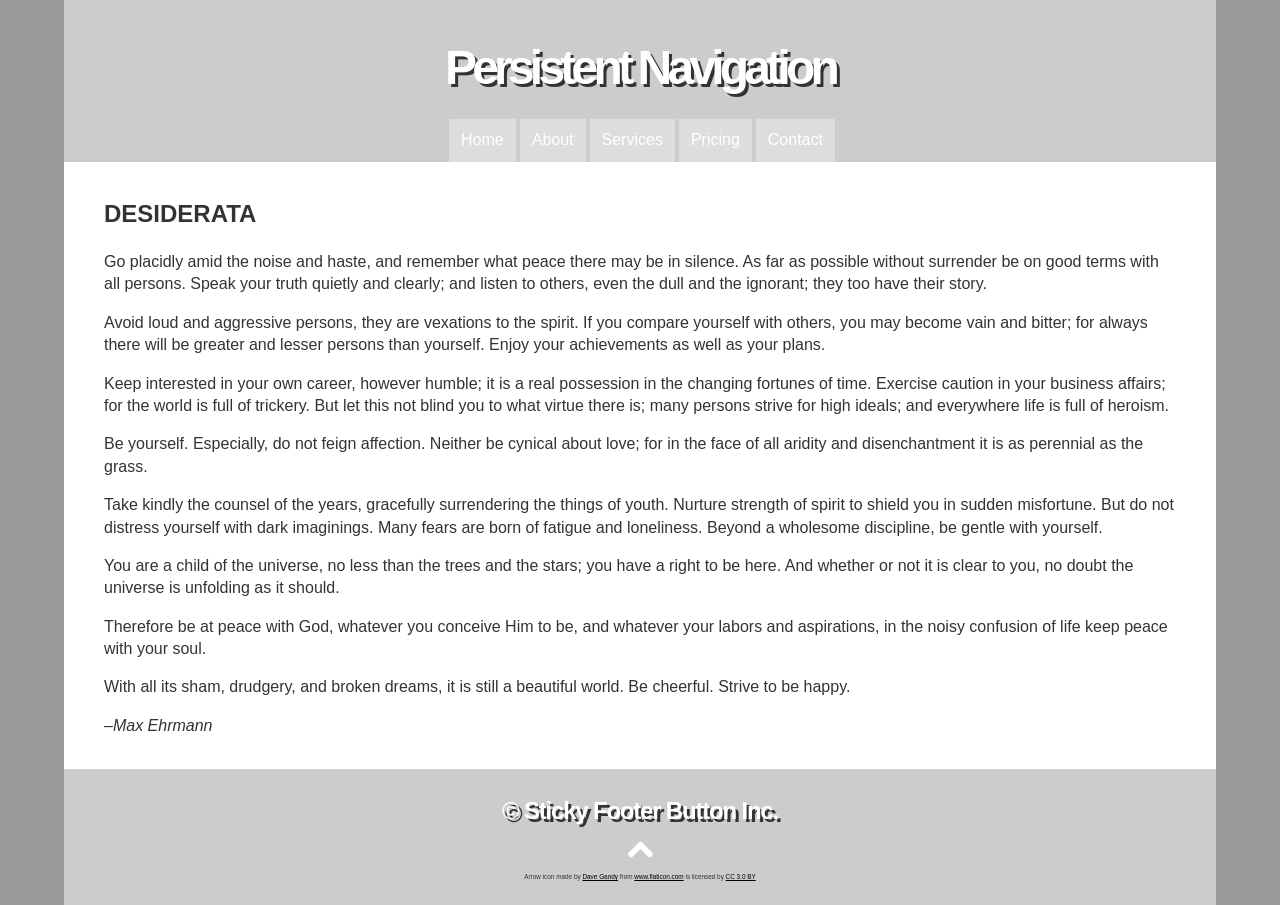
<file: lesson-9/index.html>
<!DOCTYPE html>
<html lang="en">
	<head>
		<meta charset="utf-8" />
		<title>Persistent Navigation</title>
		<meta name="viewport" content="width=device-width, initial-scale=1.0" />
		<link href="css/normalize.css" rel="stylesheet" />
		<!-- STEP 10: Extract all of the below CSS and put it into an external file, using the LINK element to attach it -->
		<!-- STEP 9b: Attach the custom JavaScript we built with a SCRIPT element - remember the 'defer' attribute -->
		<style>
			body{
				font-family: sans-serif;
				background: #999;
				min-width: 320px;
				color: #333;
			}
			#container {
				width: 90%;
				margin: 0 auto;
			}
			header {
				background: #ccc;
				padding-top: 1em;
			}
			header nav {
				overflow: hidden;
			}
			header nav ul {
				list-style-type: none;
				margin: 0;
				padding: 0;
				float: left;
				position: relative;
				left: 50%;
			}
			header nav ul li {
				float: left;
				position: relative;
				right: 50%;
				margin-left: 0.25em;
				background:#ddd;
			}
			header nav a {
				display: block;
				padding: 0.75em;
				color: #fff;
				text-decoration: none;
			}
			header nav a:hover {
				background: #fff;
				color: #000;
			}

			/* STEP 1a: Persistent navigation - manually add the class="floater" to the HEADER NAV and build out a fixed horizontal navigation bar */
			
			/* STEP 1b: Remove the class="floater" from the HTML */

			main {
				background: white;
				clear: both;
				line-height: 1.4;
				padding: 1em 0;
			}
			main p {
				margin-top: 0;
			}
			main blockquote {
			}

			header h1 {
				font-family: "Arial Black", Arial, sans-serif;
				font-size: 300%;
				margin: 0.5em;
				text-shadow: 3px 3px 0 #333;
				letter-spacing: -0.1em;
				text-align: center;
			}
			header h1 a {
				color: white;
				text-decoration: none;
			}
			blockquote h2 {
				text-transform: uppercase;
			}

			/* STEP 7a: Build out the styles for the pullquote, adding the class="pullquote2" to the SPAN element in the HTML to see how the styles look */

			/* STEP 7b: Add leading quotation marks and style them */

			/* STEP 7c: Remove the class"pullquote2" from the HTML */
			footer {
				background: #ccc;
				padding: 1em;
			}
			footer h3 {
				margin: 0;
				font-family: "Arial Black", Arial, sans-serif;
				font-size: 150%;
				margin: 0.5em;
				color: white;
				text-shadow: 3px 3px 0 #333;
				letter-spacing: -0.05em;
				text-align: center;
			}
			footer p {
				font-size: 50%;
				text-align: center;
			}
			footer a {
				color: black;
			}
			/* STEP 3a: Build out the sticky footer 'Back to top' button styles */
			
				/* STEP 3b: Now hide the button entirely, and we will make it visible later with JavaScript */
			

		</style>
	</head>
	<body>
		<div id="container">
			<header>
				<h1><a href="">Persistent Navigation</a></h1>
				<nav id="floatingbar">
					<ul>
						<li><a href="">Home</a></li>
						<li><a href="">About</a></li>
						<li><a href="">Services</a></li>
						<li><a href="">Pricing</a></li>
						<li><a href="">Contact</a></li>
					</ul>
				</nav>
			</header>
			<main>
				<blockquote>
					<h2>Desiderata</h2>

					<p>Go placidly amid the noise and haste, and remember what peace there may be in silence. As far as possible without surrender be on good terms with all persons. Speak your truth quietly and clearly; and listen to others, even the dull and the ignorant; they too have their story.</p>

					<p>Avoid loud and aggressive persons, they are vexations to the spirit. If you compare yourself with others, you may become vain and bitter; for always there will be greater and lesser persons than yourself. Enjoy your achievements as well as your plans.</p>

					<p><span class="pullquote">Keep interested in your own career, however humble; it is a real possession in the changing fortunes of time.</span> Exercise caution in your business affairs; for the world is full of trickery. But let this not blind you to what virtue there is; many persons strive for high ideals; and everywhere life is full of heroism.</p>

					<p>Be yourself. Especially, do not feign affection. Neither be cynical about love; for in the face of all aridity and disenchantment it is as perennial as the grass.</p>

					<p>Take kindly the counsel of the years, gracefully surrendering the things of youth. Nurture strength of spirit to shield you in sudden misfortune. But do not distress yourself with dark imaginings. Many fears are born of fatigue and loneliness. Beyond a wholesome discipline, be gentle with yourself.</p>

					<p>You are a child of the universe, no less than the trees and the stars; you have a right to be here. And whether or not it is clear to you, no doubt the universe is unfolding as it should.</p>

					<p>Therefore be at peace with God, whatever you conceive Him to be, and whatever your labors and aspirations, in the noisy confusion of life keep peace with your soul.</p>

					<p>With all its sham, drudgery, and broken dreams, it is still a beautiful world. Be cheerful. Strive to be happy.</p>

					<p><cite>&ndash;Max Ehrmann</cite></p>
			</main>
			<footer>
				<h3>© Sticky Footer Button Inc.</h3>
				<!-- STEP 6a: Build a simple 'back to top' anchor -->
				<p><a href="#" title="Back to top" class="top"><img src="images/arrows.svg" width="25" height="25" /></a></p>
				<p><small>Arrow icon made by <a href="http://www.flaticon.com/authors/dave-gandy" title="Dave Gandy">Dave Gandy</a> from <a href="http://www.flaticon.com" title="Flaticon">www.flaticon.com</a> is licensed by <a href="http://creativecommons.org/licenses/by/3.0/" title="Creative Commons BY 3.0" target="_blank">CC 3.0 BY</a></small></p>
			</footer>
		</div><!-- end #container -->
		<script>
		// STEP 2: Build out script to control visibility of persistent navigation based on the scrolling position
		// STEP 2a: Grab the #floatingbar as a var
		
		// STEP 2b: Determine how far down the top of the #floatingbar is from the top of the viewport and capture it with a variable called navTop
		
		// STEP 4a: Get the 'Back to top' button from the DOM with a const topButton
		
		// STEP 8a: Assign any and all elements with the class="pullquote" to the const pullQuote
		
		// STEP 2c: Build an event listener for the scroll event (https://developer.mozilla.org/en-US/docs/Web/Events/scroll)
		
			// STEP 2d: Check if the scroll position is further down than the top of the navbar...
			
				// STEP 2e: Automatically add the class="floater" to enable the persistent navigation styles we built out in STEP 1
				
				// STEP 4b: Set the sticky footer 'Back to top' button to display 'block' as the user has scrolled down the page somewhat
				
			
				// STEP 2f: The user is pretty close to the top of the page, so remove the class="floater" and display the regular tab-based navigation
				
				// STEP 4c: The user doesn't need the 'Back to top' button - they are at the top of the page, so set it to display 'none'
					
		

			// STEP 6a: Attach event listener to 'Back to top' button that calls the scrollToTop function built in STEP 5
			
				// STEP 6b: Prevent the default action of the anchor
			

			// STEP 5a: Build out Scroll-To-Top function
			
				// STEP 5b: Use the scrollBy() method to scroll the browser back up to the top of the page (https://developer.mozilla.org/en-US/docs/Web/API/Window/scrollBy)
						

			// STEP 8b: Write a forEach loop to duplicate the pullquote text and insert it into the page
			
				// STEP 8c: Get the parent element
				
				// STEP 8d: Clone the element (https://developer.mozilla.org/en-US/docs/Web/API/Node/cloneNode)
				
				// STEP 8e: Add a special class to the cloned SPAN element
				
				// STEP 8f: Insert cloned element into the DOM
				
			
			// STEP 9a: Move this entire JavaScript into an external file and put it into the /js folder
			/* Animated scrolling of page to top function inspired by the great tutorial at https://dzone.com/articles/back-to-top-pure-javascript and the MDN page about scrollBy() at https://developer.mozilla.org/en-US/docs/Web/API/Window/scrollBy */
		</script>
	</body>
</html>
</file>
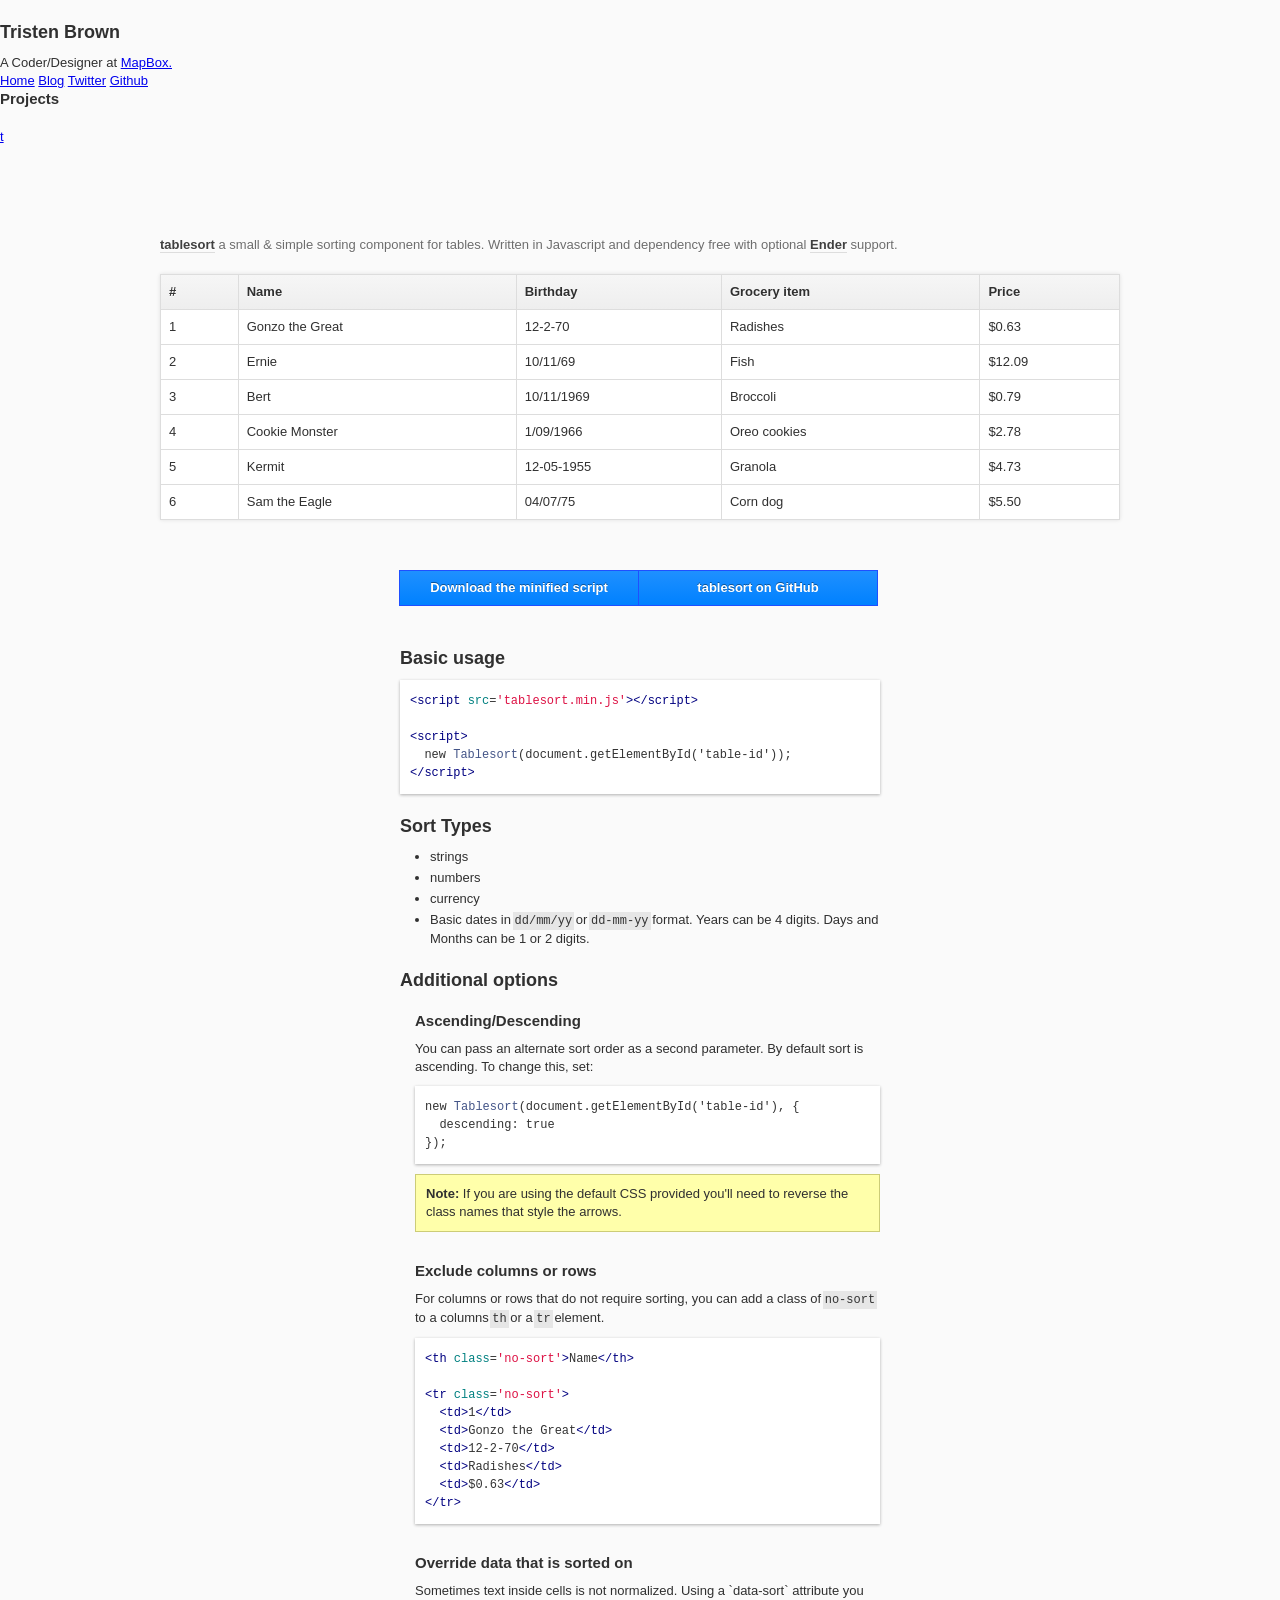
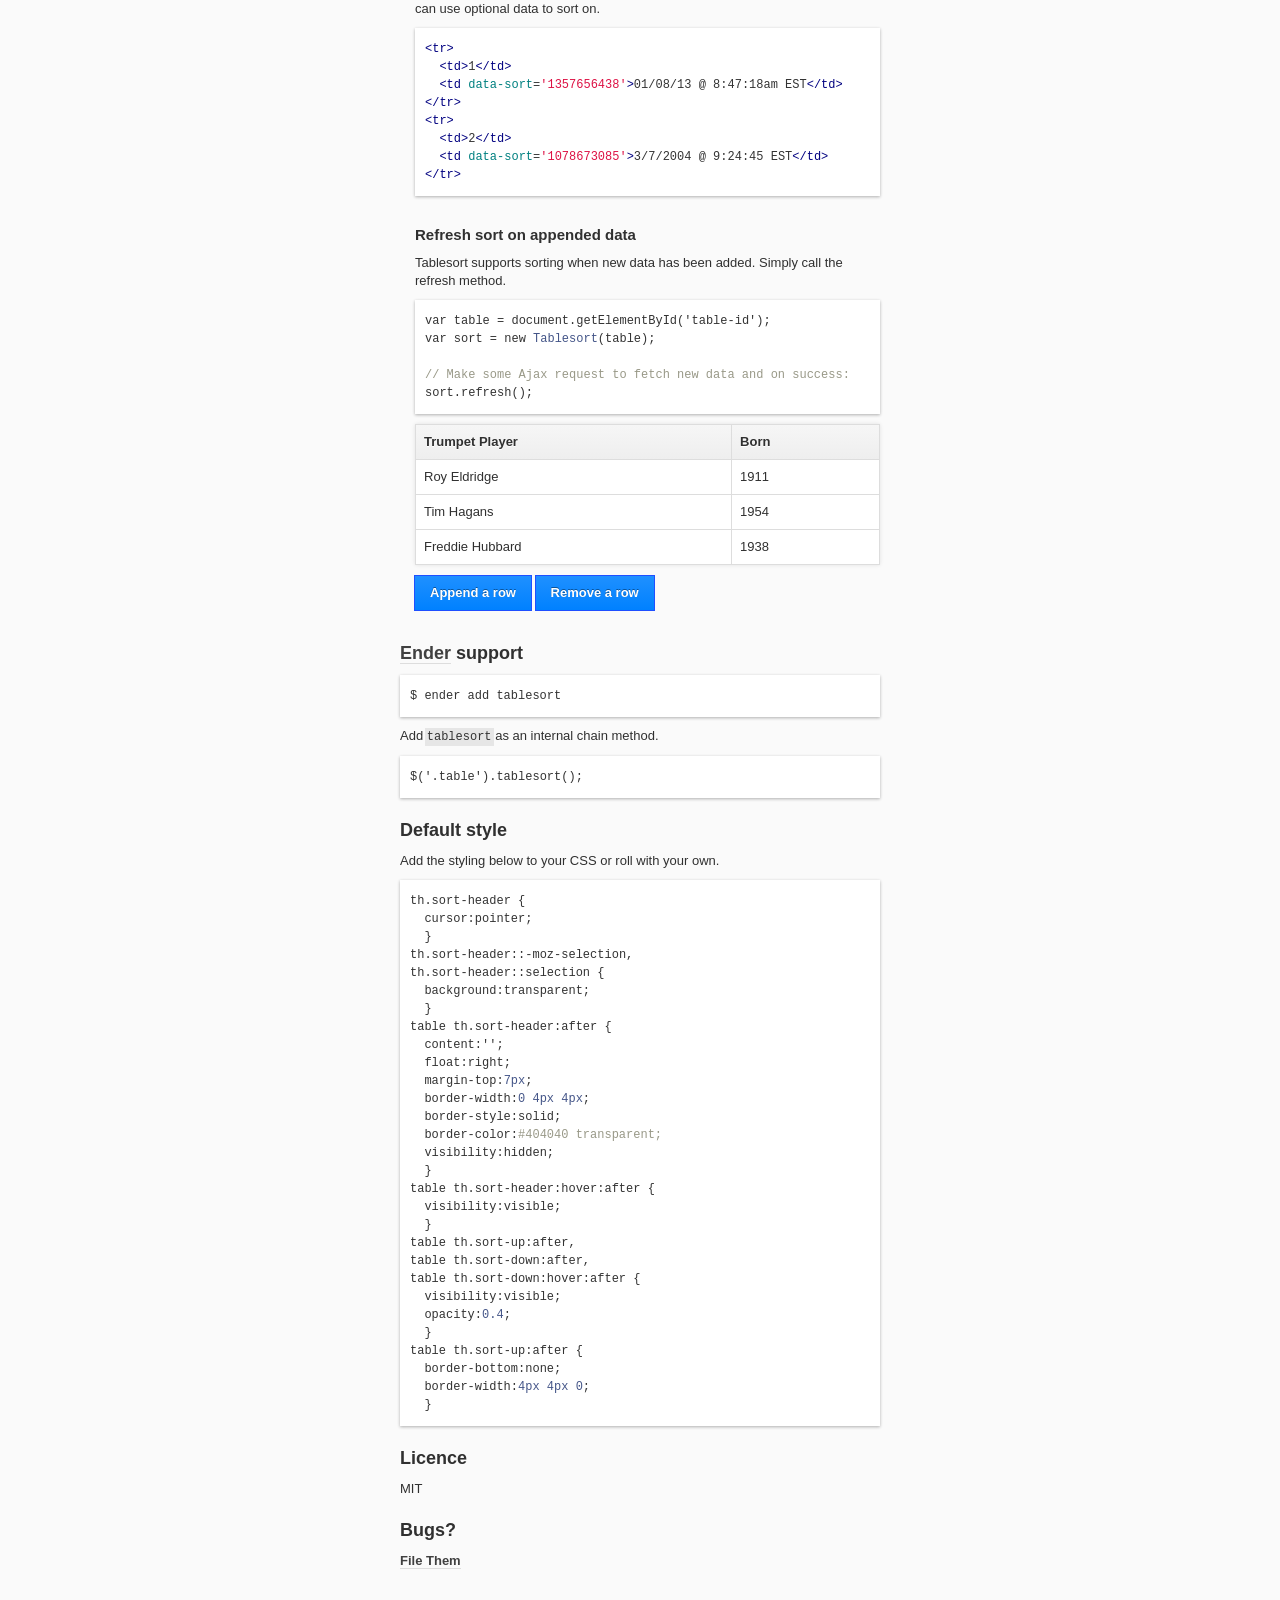
<file: Lab4/js/tablesort/demo/index.html>
<!DOCTYPE html>
<html>
<head>
<meta charset=utf-8 />
<title>tablesort | tristen</title>
<link href='http://tristen.ca/global.css' rel='stylesheet'>
<link href='style.css' rel='stylesheet'>
</head>
<body onload='prettyPrint()'>

<div id='masthead'>
  <div class='limiter col12 clearfix'>
    <div class='col3'>
      <div class='inner'>
        <h2>Tristen Brown</h2>
        <p>A Coder/Designer at <a href='http://mapbox.com'>MapBox.</a></p>
        <a href='http://tristen.ca' class='icon home' title='Homepage'>Home</a>
        <a href='http://tristen.ca/blog' class='icon blog' title='Blog'>Blog</a>
        <a href='http://twitter.com/fallsemo' class='icon twitter' title='Twitter'>Twitter</a>
        <a href='http://github.com/tristen' class='icon github' title='GitHub'>Github</a>
      </div>
    </div>
    <div class='col col9'>
      <div class='inner'>
        <h3>Projects</h3>
        <ul id='tristen-projects'></ul>
      </div>
    </div>
    <a href='#' id='t-toggle'><span>t</span></a>
  </div>
</div>

<div class='page'>
  <div class='inner'>
    <div class='heading'>
      <h1><a href='http://github.com/tristen/tablesort'>tablesort</a><span class='description'> a small &amp; simple sorting component for tables. Written in Javascript and dependency free with optional <a href='http://ender.no.de'>Ender</a> support.</span></h1>
    </div>
    <table id='sort' class='sort'>
      <thead>
        <tr>
          <th>#</th>
          <th>Name</th>
          <th>Birthday</th>
          <th>Grocery item</th>
          <th>Price</th>
        </tr>
      </thead>
      <tbody>
        <tr>
          <td>1</td>
          <td>Gonzo the Great</td>
          <td>12-2-70</td>
          <td>Radishes</td>
          <td>$0.63</td>
        </tr>
        <tr>
          <td>2</td>
          <td>Ernie</td>
          <td>10/11/69</td>
          <td>Fish</td>
          <td>$12.09</td>
        </tr>
        <tr>
          <td>3</td>
          <td>Bert</td>
          <td>10/11/1969</td>
          <td>Broccoli</td>
          <td>$0.79</td>
        </tr>
        <tr>
          <td>4</td>
          <td>Cookie Monster</td>
          <td>1/09/1966</td>
          <td>Oreo cookies</td>
          <td>$2.78</td>
        </tr>
        <tr>
          <td>5</td>
          <td>Kermit</td>
          <td>12-05-1955</td>
          <td>Granola</td>
          <td>$4.73</td>
        </tr>
        <tr>
          <td>6</td>
          <td>Sam the Eagle</td>
          <td>04/07/75</td>
          <td>Corn dog</td>
          <td>$5.50</td>
        </tr>
      </tbody>
    </table>
    <div class='links clearfix'>
      <a class='button' href='https://raw.github.com/tristen/tablesort/gh-pages/tablesort.min.js'>Download the minified script</a>
      <a class='button' href='https://github.com/tristen/tablesort'>tablesort on GitHub</a>
    </div>

  </div>
  <div class='content'>
    <div class='inner'>
      <h2 id='usage'>Basic usage</h2>
  <pre class='prettyprint'>
&lt;script src='tablesort.min.js'&gt;&lt;/script&gt;

&lt;script&gt;
  new Tablesort(document.getElementById('table-id'));
&lt;/script&gt;</pre>

      <h2 id='types'>Sort Types</h2>
      <ul>
        <li>strings</li>
        <li>numbers</li>
        <li>currency </li>
        <li>Basic dates in <code>dd/mm/yy</code> or <code>dd-mm-yy</code> format. Years can be
        4 digits. Days and Months can be 1 or 2 digits.</li>
      </ul>

      <h2 id='options'>Additional options</h2>
      <div class='options'>
        <h3 id='direction'>Ascending/Descending</h3>
        <p>You can pass an alternate sort order as a second parameter. By default sort is ascending. To change this, set:</p>
  <pre class='prettyprint'>
new Tablesort(document.getElementById('table-id'), {
  descending: true
});</pre>
<p class='notice'><strong>Note:</strong> If you are using the default CSS provided you'll need to reverse the class names that style the arrows.</p>
        <h3 id='exclude'>Exclude columns or rows</h3>
        For columns or rows that do not require sorting, you can add a class of <code>no-sort</code> to a columns <code>th</code> or a <code>tr</code> element.
<pre class='prettyprint'>
&lt;th class='no-sort'&gt;Name&lt;/th&gt;

&lt;tr class='no-sort'&gt;
  &lt;td&gt;1&lt;/td&gt;
  &lt;td&gt;Gonzo the Great&lt;/td&gt;
  &lt;td&gt;12-2-70&lt;/td&gt;
  &lt;td&gt;Radishes&lt;/td&gt;
  &lt;td&gt;$0.63&lt;/td&gt;
&lt;/tr&gt;
</pre>


        <h3 id='data-sort'>Override data that is sorted on</h3>
        <p>Sometimes text inside cells is not normalized. Using a `data-sort` attribute you can use optional data to sort on.</p>
<pre class='prettyprint'>
&lt;tr>
  &lt;td&gt;1&lt;/td&gt;
  &lt;td data-sort='1357656438'&gt;01/08/13 @ 8:47:18am EST&lt;/td&gt;
&lt;/tr&gt;
&lt;tr&gt;
  &lt;td&gt;2&lt;/td&gt;
  &lt;td data-sort='1078673085'&gt;3/7/2004 @ 9:24:45 EST&lt;/td&gt;
&lt;/tr&gt;
</pre>

        <h3 id='refresh'>Refresh sort on appended data</h3>
        <p>Tablesort supports sorting when new data has been added. Simply call the refresh method.</p>
        <pre class='prettyprint'>
var table = document.getElementById('table-id');
var sort = new Tablesort(table);

// Make some Ajax request to fetch new data and on success:
sort.refresh();
</pre>
        <table id='refresh-table' class='sort'>
          <thead>
            <tr>
              <th>Trumpet Player</th>
              <th>Born</th>
            </tr>
          </thead>
          <tbody>
            <tr>
              <td>Roy Eldridge</td>
              <td>1911</td>
            </tr>
            <tr>
              <td>Tim Hagans</td>
              <td>1954</td>
            </tr>
            <tr>
              <td>Freddie Hubbard</td>
              <td>1938</td>
            </tr>
          </tbody>
        </table>
        <a href='#' id='add' class='button'>Append a row</a>
        <a href='#' id='remove' class='button'>Remove a row</a>
      </div>
      <h2><a href='http://ender.no.de'>Ender</a> support</h2>
<pre class='prettyprint'>$ ender add tablesort</pre>

<p>Add <code>tablesort</code> as an internal chain method.</p>
<pre class='prettyprint'>
$('.table').tablesort();
</pre>

      <h2 id='style'>Default style</h2>
      <p>Add the styling below to your CSS or roll with your own.</p>
  <pre class='prettyprint' style='font-weight:normal;'>
th.sort-header {
  cursor:pointer;
  }
th.sort-header::-moz-selection,
th.sort-header::selection {
  background:transparent;
  }
table th.sort-header:after {
  content:'';
  float:right;
  margin-top:7px;
  border-width:0 4px 4px;
  border-style:solid;
  border-color:#404040 transparent;
  visibility:hidden;
  }
table th.sort-header:hover:after {
  visibility:visible;
  }
table th.sort-up:after,
table th.sort-down:after,
table th.sort-down:hover:after {
  visibility:visible;
  opacity:0.4;
  }
table th.sort-up:after {
  border-bottom:none;
  border-width:4px 4px 0;
  }</pre>

    <h2 id='licence'>Licence</h2>
    <p>MIT</p>

    <h2 id='issues'>Bugs?</h2>
    <a href='https://github.com/tristen/tablesort/issues'>File Them</a>
    </div>
  </div>
</div>
<script src='http://tristen.ca/site.js'></script>
<script>
  var masthead = new Tristen();
  masthead.masthead();
</script>
<script src='prettify.js'></script>
<script src='../tablesort.min.js'></script>
<script>
  new Tablesort(document.getElementById('sort'));

  var trumpeters = [
    {
      "name": "Miles Davis",
      "born": 1926
    },
    {
      "name": "Dizzy Gillespie",
      "born": 1917
    },
    {
      "name": "Wynton Marsalis",
      "born": 1961
    },
    {
      "name": "Tom Harell",
      "born": 1946
    },
    {
      "name": "Roy Hargrove",
      "born": 1969
    },
    {
      "name": "Chet Baker",
      "born": 1929
    },
    {
      "name": "Nicholas Payton",
      "born": 1973
    },
    {
      "name": "Wallace Roney",
      "born": 1960
    },
    {
      "name": "Rex Stewart",
      "born": 1907
    },
    {
      "name": "Tim Hagans",
      "born": 1954
    },
    {
      "name": "Roy Eldridge",
      "born": 1911
    },
    {
      "name": "Freddie Hubbard",
      "born": 1938
    }
  ]
  var r = document.getElementById('refresh-table');
  var add = document.getElementById('add');
  var remove = document.getElementById('remove');
  var refresh = new Tablesort(r);

  function cancel(event) {
    (event.preventDefault) ? event.preventDefault() : event.returnValue = false;
    (event.stopPropagation) ? event.stopPropagation() : event.cancelBubble = true;
  }

addEvent(add, 'click', function(e) {
  cancel(e);
  var player = trumpeters[Math.floor(Math.random() * trumpeters.length)];

  var rowCount = r.rows.length;
  var row = r.insertRow(rowCount);

  var cellName = row.insertCell(0);
      cellName.innerHTML = player.name;

  var cellBorn = row.insertCell(1);
      cellBorn.innerHTML = player.born;

  refresh.refresh();
});
addEvent(remove, 'click', function(e) {
  cancel(e);
  var rowCount = r.rows.length;
  if (rowCount === 2) return;
  r.deleteRow(rowCount - 1);
});
</script>

<script>
var analytics=analytics||[];(function(){var e=["identify","track","trackLink","trackForm","trackClick","trackSubmit","page","pageview","ab","alias","ready","group"],t=function(e){return function(){analytics.push([e].concat(Array.prototype.slice.call(arguments,0)))}};for(var n=0;n<e.length;n++)analytics[e[n]]=t(e[n])})(),analytics.load=function(e){var t=document.createElement("script");t.type="text/javascript",t.async=!0,t.src=("https:"===document.location.protocol?"https://":"http://")+"d2dq2ahtl5zl1z.cloudfront.net/analytics.js/v1/"+e+"/analytics.min.js";var n=document.getElementsByTagName("script")[0];n.parentNode.insertBefore(t,n)};
analytics.load("ppyh4q5xb3");
</script>

</body>
</html>
</file>
<file: Assignment 1/css/styles.css>
/* full reset */
* {
  margin: 0;
  padding: 0;
  box-sizing: border-box;
}
/* basic typography formatting*/
body {
  font-family: "Roboto", sans-serif;
  line-height: 1.6;
  background-color: #222043;
  color: #eaeaea;
}
/* header styling */
h2 {
  text-decoration: underline;
  font-family: "Saira Stencil One", sans-serif;
  font-size: 55px;
}


h3 {
  text-decoration: underline;
  font-family: "Saira Stencil One", sans-serif;
  font-size: 35px;
}

header {
  padding: 3rem 1rem;
  text-align: center;
  position: relative;
  /* linking and position header image */
  background-image: url("../images/HeaderImage.png"); 
  /*Image credit -  https://www.reddit.com/r/ADTR/comments/fqql0x/widescreen_homesick_album_artwork_3858_x_1398/#lightbox*/ background-size: cover; 
  background-position: center 12%; /* changed percentage to center image */
  background-repeat: no-repeat;
}

/* background image for header */
header::before {
  content: "";
  position: absolute;
  inset: 0;
  background-color: rgba(0, 0, 0, 0.6);
}

header h1,
header h2 {
  position: relative;
}

/* grid layout formatting */
main {
  display: grid;
  grid-template-columns: 3fr 2fr;
  gap: 1rem;
  max-width: 1000px;
  margin: 0 auto;
  padding: 2rem;
  align-items: start;
}

/* chorus specific styling */
blockquote {
  margin: 2rem 0;
  border-left: 4px solid #2b97b8;
  padding-left: 1rem;
  font-style: italic;
}
article {
  background-color: #174f73; 
  padding: 1rem 0rem 1rem 2rem;
  border-radius: 12px;
  box-shadow: 0 8px 25px rgba(0, 0, 0, 0.25);
  border: 2px solid #2b97b8;
}
/* lyrics styling */
article p {
  margin-bottom: 1.0rem;
}
/* header 4 formatting */
article h4 {
  margin-top: .5rem;
  margin-bottom: 0.5rem;
}

article h4 + blockquote {
  margin-top: 0;
}

/* aside styling */
aside {
  background-color: #64289b;
  padding: 1.5rem;
  border-radius: 12px;
  box-shadow: 0 8px 25px rgba(0, 0, 0, 0.25);
  border: 2px solid #2b97b8;
}

aside img {
  width: 98%;
  margin: 1rem 0;
  border-radius: 10px;
}

/*footer styling */
footer {
  text-align: center;
  font-size: 0.8rem;
  padding: 2rem;
  opacity: 0.7;
}


/* filter i used for checking contrast */
/* html {
  filter: grayscale(100%);
}  */
</file>
<file: lab-2/css/base.css>
/* Base styles for Lab 2
-------------------------------------------------- */
html {
	box-sizing: border-box;
}
*, *:before, *:after {
	box-sizing: inherit;
}
body {
	font-family: sans-serif;
	background-color: rgb(240,240,240);
}
header {
	padding: 1em;
}
main {
	display: flex;
	flex-direction: row;
	justify-content: space-around;
	flex-wrap: wrap;
}
main section {
	width: 20%;
	padding: 0.5em;
	background-color: rgb(255,255,255);
	box-shadow: 0px 7px 15px 5px rgba(0,0,0,0.1); 
}
main section h2 {
	margin: 0;
}
main section h3 {
	margin: 0;
	font-size: 75%;
}
main section div {
	margin-top: 0.5em;
	padding: 0.5em;
	color: rgb(255,255,255);
	background-color: grey;
	height: 3em;
}
footer {
	padding: 1em;
}
</file>
<file: Lab4/css/tables.css>
@charset "utf-8";

/* basic styling */
html {
    font: 120%/1.2 "Trebuchet MS", Arial, Helvetica, sans-serif;
    background: #ffffff;
    color: #111;
}

body {
    margin: 0;
}

/* layout spacing */
main {
    padding: 1rem;
}

h1 {
    margin: 0 0 1rem;
}

/* table structure */
table {
    width: 100%;
    border-collapse: collapse;
    table-layout: auto;
}

/* cell styling */
td,
th {
    padding: 1rem 1.1rem;
    border-bottom: 1px solid #d9d9d9;
    text-align: center;
    vertical-align: middle;
    white-space: nowrap;
}

/* table header styling */
thead th {
    border-top: 1px solid #d9d9d9;
    padding: 1rem 1.2rem;
}

/* zebra striping */
tbody tr:nth-child(even) {
    background: #fff;
}

tbody tr:nth-child(odd) {
    background-color: #f9fbfd;
}

/* caption styling */
caption {
    font-size: 150%;
    text-align: left;
    font-weight: bold;
}

/* team column alignment */
thead th:nth-child(2),
tbody th {
    text-align: left;
}
</file>
<file: Lab4/js/tablesort/css/tablesort.css>
@charset "UTF-8";
/* Tablesort specific styling ---------- */
/* http://tristen.ca/tablesort/demo/  -- */
th.sort-header {
  cursor:pointer;
  }
th.sort-header::-moz-selection,
th.sort-header::selection {
  background:transparent;
  }
table th.sort-header:after {
  content:'';
  float:right;
  margin-top:7px;
  border-width:0 4px 4px;
  border-style:solid;
  border-color:#333 transparent;
  opacity: 0.4;
  visibility:hidden;
  }
table th sort-header:hover {
	background-color: #eee;
}
table th.sort-header:hover:after {
  visibility:visible;
  }
table th.sort-up:after,
table th.sort-down:after,
table th.sort-down:hover:after {
  visibility:visible;
  opacity:1;
  }
table th.sort-up:after {
  border-bottom:none;
  border-width:4px 4px 0;
  }
</file>
<file: lesson-1/css/styles.css>
@charset "UTF-8";

/* STEP 1: Named Selector
------------------------------------------------------- */
h2 {
    color: red !important;
    font-weight: normal;
}

/* STEP 2: ID Selector
------------------------------------------------------- */
#special {
    color:blue;
}
    
/* STEP 3: Class Selector
------------------------------------------------------- */
.project {
    background-color: lightgray;
}

.about{
    border: 5px dashed black;
}

/* STEP 4: Contextual/Descendent Selector
------------------------------------------------------- */
section p {
    color: cyan;
}

.about p a {
    /* background-color: orange;  */
}
/* STEP 5: Grouped Selector
------------------------------------------------------- */
h1, h2, h3{
    font-family: sans-serif;
}

/* STEP 6: Pseudo-Class Selector
------------------------------------------------------- */
a:link {
    text-decoration: none;
    color: limegreen;
    background-color: transparent;
}
a: visited{
    color: green;
}

a:focus {
    background-color: brown;
}
a:hover{
    text-decoration: underline;
}
a:active{
    color: red;
}
/* STEP 7: Structural Pseudo-Class Selector
------------------------------------------------------- */
li:nth-child(3n-1)
{
    background-color: orange;
}

/* STEP 8: Pseudo-Element Selector
------------------------------------------------------- */
p::first-line{
    text-transform: uppercase;
}

/* STEP 9: Combinator Selector
------------------------------------------------------- */
h1 + p{
    font-weight: bold;
}

/* STEP 10: Attribute Selector
------------------------------------------------------- */
*[lang="es"]{
    background-color: red;
}

/* STEP 11: Getting Crazy
------------------------------------------------------- */
</file>
<file: lesson-10/css/accordion.css>
@charset "utf-8";
@import url('https://fonts.googleapis.com/css2?family=Open+Sans:ital,wght@0,300..800;1,300..800&display=swap');

/* Box-sizing reset (https://css-tricks.com/inheriting-box-sizing-probably-slightly-better-best-practice/) */
html {
	box-sizing: border-box;
}
*, *:before, *:after {
	box-sizing: inherit;
}

html {
	font-family: "Open Sans", sans-serif;
}
#container {
	width: 80%;
	margin: 0 auto;
}
/* STEP 3a: Basic styling for the DETAILS element */

/* STEP 3b: Adjacent sibling DETAILS elements don't need a top border */

/* STEP 3c: Brighten up the currently open DETAILS panel (the browser adds the "open" attribute to the active element) */

/* STEP 4: Make the SUMMARY look a bit like a heading, and address affordance by turning the mouse cursor into a pointer to encourage user interaction */

/* STEP 5a: Disable the default triangle toggle - it is fine, but we should learn how to customize this part of the widget */

/* STEP 5b: Use the ::after pseudoelement with the SECTION to add a "+" character imploring user to "open" the panel */

/* STEP 5c: If the panel is open, then change it to a "-" character to allow user to close it again - proceed to accordion.js for the next step */

/* STEP 10: Add rounded corners to the first and last DETAILS elements */
details:first-of-type {
	
}

/* Thanks to Greg Gibson (https://css-tricks.com/two-issues-styling-the-details-element-and-how-to-solve-them/) and Chris Coyier (https://css-tricks.com/quick-reminder-that-details-summary-is-the-easiest-way-ever-to-make-an-accordion/) for some outstanding tips and tricks for styling <details> and <summary> */
</file>
<file: lesson-12/css/tables.css>
@charset "utf-8";

html {
    font: 120%/1.2 "Trebuchet MS", Arial, Helvetica, sans-serif;
}
/* STEP 7: Collapse borders */
table {

/* STEP 9a: Adjust placement of table caption */

/* STEP 9b: Try different values for table-layout (https://developer.mozilla.org/en-US/docs/Web/CSS/table-layout) in conjunction with the width property. */

}
/* STEP 10b: Zebra striping for columns */
col:nth-child(2) {

}

/* STEP 8: Adjust padding for usability with TH and TD */
td, th {

}
th {
    background: rgba(225,225,225,1);
}
/* STEP 6: Align table headings in the table body */
tbody th {

}
thead tr:first-child th:first-child {
    /* Hide top left cell - it's empty */

}
/* STEP 10a: Zebra striping for rows */

tfoot td {
    font-size: 60%;
}
caption {
    font-size: 150%;
}
/* STEP 10c: Have a look at the result in the browser, then head to js/tables.js for the next step */
</file>
<file: lesson-12/js/tablesort/css/tablesort.css>
@charset "UTF-8";
/* Tablesort specific styling ---------- */
/* http://tristen.ca/tablesort/demo/  -- */
th.sort-header {
  cursor:pointer;
  }
th.sort-header::-moz-selection,
th.sort-header::selection {
  background:transparent;
  }
table th.sort-header:after {
  content:'';
  float:right;
  margin-top:7px;
  border-width:0 4px 4px;
  border-style:solid;
  border-color:#333 transparent;
  opacity: 0.4;
  visibility:hidden;
  }
table th sort-header:hover {
	background-color: #eee;
}
table th.sort-header:hover:after {
  visibility:visible;
  }
table th.sort-up:after,
table th.sort-down:after,
table th.sort-down:hover:after {
  visibility:visible;
  opacity:1;
  }
table th.sort-up:after {
  border-bottom:none;
  border-width:4px 4px 0;
  }
</file>
<file: lesson-2/css/main.css>
@charset "UTF-8";



html {
	/* STEP 2: Set base font size */
	font-size: 100%;
	/* STEP 3: Set base line-height (leading) */
	line-height: 1.4;
	/* STEP 4: Set base font-family (font stack) */
	font-family: 'Trebuchet MS', 'Lucida Sans Unicode', 'Lucida Grande', 'Lucida Sans', Arial, sans-serif;
	background: #111;
	/* STEP 10a: set the background image */
	background-image:url("../images/how-much.jpg");
	/* Image credit: How much? by el patojo CC https://www.flickr.com/photos/elpatojo/250157893 */
	/* STEP 10b: set the background attachment */
	background-attachment: fixed;
	/* STEP 10c: set the background image size to cover the viewport */
	background-size: cover;
}
/* STEP 5: Set font sizes according to a typographic scale (h1-h6 and p) */
h1 {
		font-size: 4.8rem;

	/* STEP 7a: Set primary heading font - use "Alfa Slab One" from Google Fonts - place the appropriate @import at the top of this CSS file, then set the font-family to the same, with a fallback to "Rockwell" - then set font-weight to normal (we don't need to bold these fonts) */
	font-family: "Alfa Slab One", impact, serif;
	font-weight: normal;
	/* ...try editing the CSS in the browser dev tools to see the fallback if the Google Font fails to load */
}
h1 em {
	/* STEP 7e: The numero character/symbol is not heavy enough for the surrounding text, so we will set it with a heavy font, and eliminate the italics */
	
}
h2 {
	font-size: 3.6rem
	/* STEP 7b: Set subheading font to 'Century Gothic', with a fallback to Futura for Mac, then lastly to sans-serif */
	font-family: "Century gothic", futura, sans-serif;
	font-weight: normal;
}
h3 {
	font-size: 2.4rem;
	/* STEP 7c: Set tertiary heading font to the same as above, then transform all h3 elements to UPPERCASE, with no bottom margin */
		font-family: "Century gothic", futura, sans-serif;
		font-weight: normal;
		text-transform: uppercase;

}
h4 {
	font-size: 2.1rem;

}
h5 {
	font-size: 1.8rem;
}
h6 {
	font-size: 1.4rem;

}
p {
	font-size: 1.2rem;

}
/* STEP 7d: Set font for p in header to the same as the h2 and the h3 elements, using a descendant (contextual) selector */
header p {
		font-family: "Century gothic", futura, sans-serif;
		font-weight: normal;
	
}
/* STEP 9a: Reduce space between headings in page-level header H1 */
header h1{
	margin: 0;
}
/* STEP 8: Bump down subhead font size at top of article */
header h2 {
	font-size: 2.4rem;
	/* STEP 9b: Reduce space between headings in page-level header H2 */
	margin-top: 0;
}
/* STEP 9c: Move h3 and p closer together in article sections */
section h3 {
	
	/* STEP 13: Visual hierarchy needs improvement - reduce font size */
	margin-bottom: 0;
}
section p {
	
	/* STEP 12a: Measure is 85+ - too long - bump up the font size */
	
	/* STEP 12b: Play with the leading (line-height) - raise to 1.8, then reduce to 1.2 - discuss typographic color and vertical rhythm */
	line-height: 1.6;
	/* STEP 14a: Justification with text-align - left, right, center, justify */
	text-align: left;
	/* STEP 14b: Hyphenation - change BODY width to 50% down below, then resize the window width in your browser to see the effect */
	hyphens: auto;
	/* STEP 16a: Play with some non-standard CSS properties like text-rendering - this can enable things like ligatures - look at the combination of letters f and i */
	text-rendering: optimizeLegibility;
	/* STEP 16b: Change the font to Calibri, then watch the 'fi' and 'fl' combination render as a ligature - for some reason, 'ff' does not for this font */
	
	/* https://developer.mozilla.org/en-US/docs/Web/CSS/text-rendering */
}
/* STEP 6: Basic layout - auto-centred single-column fixed width */
body {
	width: 640px;
	margin: 0 auto;
	/* STEP 14c: Change width of BODY to see how hyphenation works - then comment out */
	
	
	background: #eee;
}
header {
	background: #5C8096;
	/* STEP 11a: Add whitespace - very important */
	padding: 3rem;
	/* STEP 15: Inset text effect with text shadow */
	
}
section {
	/* STEP 11b: Add more whitespace */
	padding: 0 3rem 3rem 3rem;
}
footer {
	background: #333;
	color: #eee;
	/* STEP 11c. Add even more whitespace */
	padding: 2rem 3rem;
}
footer h3 {
	font-size: 1.4em;
}
footer p, footer small {
	font-family: "Century Gothic", Futura, sans-serif;
}
</file>
<file: lesson-4/css/index.css>
@charset "utf-8";

/* STEP 1b: Change the box-model rendering default from content-box to border-box */
html {
	box-sizing: border-box;
}
*, *:before, *::after {
	box-sizing: inherit;
}

body {
	background: #CCC;
}

#container {
	border: 5px dotted red;
	background: #FCC;
	/* STEP 2: set width of #container to 80% of body */
	width: 80%;
	/* STEP 3: center the entire layout with auto left and right margins */
	margin: 0 auto 0 auto;
}
header {
	border: 5px dotted blue;
	background: #CCF;
	/* STEP 8c: Set the header to float: left; to restore the height to auto to contain the children */
	display: flow-root;
	/* STEP 8d: Now set the width to 100% to push the <footer> content back down where it belongs (wow)! */
	
}
header h1 {
	/* STEP 8a: Opposing floats - float the h1 to the left */
	float: left;
}
header nav {
	/* STEP 8b: Float the nav element to the right - notice how the parent element is now height: 0; just like the <main> element - what a mess! */
	float: right;
}
header nav ul {
	list-style-type: none;
	padding: 0;
}
header nav ul li {
	display: inline;
}
main {
	border: 5px dotted black;
	background: darkgray;
	/* STEP 7c: "Set a float to clear a float" - Set the main element to float: left; and see how it now encapsulates its children with height: auto; - this helps clear the footer properly */
	display: flow-root;
}
main > nav {
	border: 5px dotted green;
	background: #CFC;
	/* STEP 4a: set the width of the first sidebar to 20% */
	width: 20%;
	/* STEP 4b: float the column to the left */
	float: left;
}
main section {
	border: 5px dotted darkorange;
	background: #FC9;
	/* STEP 5a: set the width of the main (centre) column to 60% */
	width: 60%;
	/* STEP 5b: float the column to the left */
	float: left;
}
main aside {
	border: 5px dotted purple;
	background: #C9C;
	/* STEP 6a: set the width of the second sidebar to 20% */
	width: 20%;
	/* STEP 6b: float the column to the left */
	float: left;
}
footer {
	border: 5px dotted orange;
	background: #FF9;
	/* STEP 7a: clear the footer (left | right | both) */
	/* clear: left; */
	/* STEP 7b: Notice that the <main> element has collapsed - this is because all its children are floated - now comment out the above clear property and refresh the browser tab */
}
header,
main > nav,
main > section,
main > aside,
footer {
	/* STEP 9: add some padding to the main layout containers to give the text some room to breathe - then head over to flexbox.html to see how to do this an easier way */
	
}
</file>
<file: lesson-5/css/colors.css>
@charset "utf-8";
html {
	box-sizing: border-box;
}
	*, *::before, *::after {
	box-sizing: inherit;
}
html {
	background: lightgrey url("../images/winter-birch.jpg") no-repeat top left;
	background-size: cover;	
	background-attachment: fixed;
	height: 100%;
	font-family: "Century Gothic", Futura, Helvetica, Arial, sans-serif;
	font-size: 180%;
}
body {
	min-height: 100%;
	color: white;	
}
header {
	/* STEP 1a: Go to https://developer.mozilla.org/en-US/docs/Web/CSS/CSS_Colors/Color_picker_tool */
	/* STEP 1b: Select a HUE using the Hue Slider */
	/* STEP 1c: De-Saturate the colour a bit, reduce the Lightness, and make the colour slightly transparent by adjusting the Alpha. */
	/* STEP 1d: Copy the resulting RGBa value and replace the background-color below */
	background-color:rgb(119 98 167 / 0.690);
	padding: 1% 10%;
}
header h1 {
	text-transform: uppercase;
	letter-spacing: 0.1em;
	color: #ffffff;
	/* STEP 3: Soften the <h1> element text using the opacity property */
	/* opacity: 0.5;	 */
}
main {
	padding: 0 10%;
}
main h2 {
	/* STEP 2: Set the <h2> inside the <main> to the same transparent purple, but use the HSLa colour syntax, instead */

	font-size: 500%;
	margin: 0;	
	color: rgba(116, 60, 169, 0.978);
}
main p {
	margin-top: 0;
}
footer {
	padding: 0 10%;
}
footer p {
	font-size: 60%;
	/* STEP 4: Set the <footer> element text to the same purple as in step 1 and 2, using a combination of hexadecimal color syntax and opacity. */
	color: oklab(79.837% 0 -0.00009 / 0.69);
}

/* STEP 5: Adjust the HUE of the background-color of the <header>, the colour of the <h2>, and the colour of the <footer> text to a different value - note that this is more difficult with HEX and RGB colour notation */

/* STEP 6: Convert the footer p element to CIELAB color space using a conversion utility like http://colormine.org/convert/rgb-to-lab */
</file>
<file: Lab4/js/tablesort/demo/style.css>
/* ------------------------------------------
  Reset ♥
  http://meyerweb.com/eric/tools/css/reset/
  v2.0 | 20110126
  License: none (public domain)
---------------------------------------------*/
html, body, div, span, applet, object, iframe,
h1, h2, h3, h4, h5, h6, p, blockquote, pre,
a, abbr, acronym, address, big, cite, code,
del, dfn, em, img, ins, kbd, q, s, samp,
small, strike, strong, sub, sup, tt, var,
b, u, i, center,
dl, dt, dd, ol, ul, li,
fieldset, form, label, legend,
table, caption, tbody, tfoot, thead, tr, th, td,
article, aside, canvas, details, embed,
figure, figcaption, footer, header, hgroup,
menu, nav, output, ruby, section, summary,
time, mark, audio, video {
  margin: 0;
  padding: 0;
  border: 0;
  font-size: 100%;
  font: inherit;
  vertical-align: baseline;
  }
/* HTML5 display-role reset for older browsers */
article, aside, details, figcaption, figure,
footer, header, hgroup, menu, nav, section {
  display: block;
  }
body { line-height: 1; }
ol, ul { list-style: none;  }
blockquote, q { quotes: none; }
blockquote:before, blockquote:after,
q:before, q:after { content: ''; content: none; }
/* tables still need 'cellspacing="0"' in the markup */
table { border-collapse: collapse; border-spacing: 0; }
/* remember to define focus styles. Hee Haw */
:focus { outline: 0; }
body {
  margin:0;
  font-family:'Helvetica Neue', Helvetica, Arial, sans-serif;
  font-size:13px;
  line-height:18px;
  color:#303030;
  background-color:#fafafa;
  -webkit-font-smoothing:antialiased;
  }
h1,h2,h3,h4,h5 {
  font-weight:bold;
  display:block;
  margin:0 0 10px;
  }
h1 {
  font-size:13px;
  margin:0 0 20px;
  display:block;
  font-weight:normal;
  text-shadow:0 1px 0 #fff;
  }
h1 span.description {
  color:#6d6d6d;
  }
h2 { font-size:18px; line-height:24px; margin:20px 0 10px;}
h3 { font-size:15px; }
ul { margin:0 0 20px; }
li {
  margin-left:30px;
  margin-bottom:3px;
  }
ul li { list-style:disc; }
ol li { list-style:decimal; }

strong {
  font-weight:bold;
  }
.notice {
  background:#ffa;
  border:1px solid #cc7;
  display:block;
  padding:10px;
  margin-bottom:10px;
  }

.content {
  margin-top:40px;
  padding:0 0 60px;
  }
.page a {
  color:#404040;
  font-weight:bold;
  text-decoration:none;
  border-bottom:1px solid #ddd;
  }
  .page a:hover {
    border-color:#d0d0d0;
    }
table {
  background:#fff;
  max-width:100%;
  border-spacing:0;
  width:100%;
  margin:10px 0;
  border:1px solid #ddd;
  border-collapse:separate;
  *border-collapse:collapsed;
  -webkit-box-shadow:0 0 4px rgba(0,0,0,0.10);
     -moz-box-shadow:0 0 4px rgba(0,0,0,0.10);
          box-shadow:0 0 4px rgba(0,0,0,0.10);
  }
  table th,
  table td {
    padding:8px;
    line-height:18px;
    text-align:left;
    border-top:1px solid #ddd;
    }
  table th {
    background:#eee;
    background:-webkit-gradient(linear, left top, left bottom, from(#f6f6f6), to(#eee));
    background:-moz-linear-gradient(top, #f6f6f6, #eee);
    text-shadow:0 1px 0 #fff;
    font-weight:bold;
    vertical-align:bottom;
    }
  table td {
    vertical-align:top;
    }
  table thead:first-child tr th,
  table thead:first-child tr td {
    border-top:0;
    }
  table tbody + tbody {
    border-top:2px solid #ddd;
    }
  table th + th,
  table td + td,
  table th + td,
  table td + th {
    border-left:1px solid #ddd;
    }
  table thead:first-child tr:first-child th,
  table tbody:first-child tr:first-child th,
  table tbody:first-child tr:first-child td {
    border-top:0;
    }

/*tablesort specific styling*/
th.sort-header {
  cursor:pointer;
  }
th.sort-header::-moz-selection,
th.sort-header::selection {
  background:transparent;
  }
table th.sort-header:after {
  content:'';
  float:right;
  margin-top:7px;
  border-width:0 4px 4px;
  border-style:solid;
  border-color:#404040 transparent;
  visibility:hidden;
  }
table th.sort-header:hover:after {
  visibility:visible;
  }
table th.sort-up:after,
table th.sort-down:after,
table th.sort-down:hover:after {
  visibility:visible;
  opacity:0.4;
  }
table th.sort-up:after {
  border-bottom:none;
  border-width:4px 4px 0;
  }

.page .inner {
  width:960px;
  margin:0 auto;
  padding:0 40px;
  }
  .content .inner {
    width:480px;
    }
.heading {
  margin-top:90px;
  }

.links {
  width:480px;
  margin:50px auto 0;
  }
  .links a {
    width:50%;
    float:left;
    }
.page .button {
  background:#1F90FF;
  background:-webkit-gradient(linear, left top, left bottom, from(#1F90FF), to(#0081ff));
  background:-moz-linear-gradient(top, #1F90FF, #0081ff);
  border:1px solid #1f4fff;
  height:36px;
  line-height:34px;
  color:#fff;
  text-shadow:0 -1px 0 rgba(0, 0, 0, 0.4);
  display:inline-block;
  margin-left:-1px;
  text-align:center;
  padding:0 15px;
  -webkit-transition:box-shadow 150ms linear;
     -moz-transition:box-shadow 150ms linear;
       -o-transition:box-shadow 150ms linear;
          transition:box-shadow 150ms linear;
  -moz-box-sizing:border-box;
       box-sizing:border-box;
  }
  .page .button:hover {
    -webkit-box-shadow:0 1px 5px rgba(0,0,0,0.25);
            box-shadow:0 1px 5px rgba(0,0,0,0.25);
    border:1px solid #1f4fff;
    }
  .page .button:focus,
  .page .button:active {
    background:#0081ff;
    -webkit-box-shadow:inset 0 1px 5px rgba(0,0,0,0.25);
            box-shadow:inset 0 1px 5px rgba(0,0,0,0.25);
    }

.options {
  margin:10px 0 30px 15px;
  }
  .options h3 {
    display:block;
    padding-top:10px;
    margin-top:20px;
    }
  .options h3:first-child {
    border:none;
    margin-top:0;
    }

pre,
code {
  font-family:Consolas, Menlo, 'Liberation Mono', Courier, monospace;
  word-wrap:break-word;
  color:#333;
  }
pre {
  font-size:13px;
  line-height:1.25em;
  background:#fff;
  padding:10px 15px;
  margin:10px 0;
  overflow: auto;
  -webkit-box-shadow:0 1px 3px rgba(0, 0, 0, 0.30);
          box-shadow:0 1px 3px rgba(0, 0, 0, 0.30);
  }
code {
  font-size:12px;
  border:0;
  padding:0;
  background:#e6e6e6;
  background:rgba(0,0,0,0.08);
  box-shadow:0 0 0 2px rgba(0,0,0,0.08);
  }
pre code {
  font-size:13px;
  line-height:1.25em;
  background:transparent;
  box-shadow:none;
  border:none;
  padding:0;
  margin:0;
  }

@media screen {
  .com { color: #999988; }  /* a comment */
  .lit, .typ { color: #445588; } /* literal, type */
  .tag { color: navy; } /* tag */
  .atv, str { color: #dd1144; } /* attribute, string */
  .dec, .clo, .opn, .pun, .kwd { color: #333333; } /* a declaration, close bracket, open bracket, punctuation, keyword */
  .var, .atn { color: teal; } /* variable, markup attribute */
  .fun { color: #990000; } /* functione */
}
/* Use higher contrast and text-weight for printable form. */
@media print, projection {
  .str { color: #060; }
  .kwd { color: #006; font-weight: bold; }
  .com { color: #600; font-style: italic; }
  .typ { color: #404; font-weight: bold; }
  .lit { color: #044; }
  .pun, .opn, .clo  { color: #440; }
  .tag { color: #006; font-weight: bold; }
  .atn { color: #404; }
  .atv { color: #060; }
}
/* Style */
pre.prettyprint {
  background: white;
  font-family: Menlo, Monaco, Consolas, monospace;
  font-size: 12px;
  line-height: 1.5;
  padding: 12px 10px;
  }

/* Specify class=linenums on a pre to get line numbering */
ol.linenums {
  margin-top: 0;
  margin-bottom: 0; }

/* IE indents via margin-left */
li.L0,
li.L1,
li.L2,
li.L3,
li.L4,
li.L5,
li.L6,
li.L7,
li.L8,
li.L9 {
  /* */ }

/* Alternate shading for lines */
li.L1,
li.L3,
li.L5,
li.L7,
li.L9 {
  /* */ }


/* Specify class=linenums on a pre to get line numbering */
ol.linenums {
  margin:0 0 0 40px;
  list-style:decimal;
  }
  ol.linenums li {
    padding:0;
    color:#bebec5;
    line-height:18px;
    }
/*-----------------------------------
  Markup free clearing
  Details: http: //perishablepress.com/press/2009/12/06/new-clearfix-hack
-------------------------------------*/
.clearfix:after {
  content: '.';
  display: block;
  height: 0;
  clear: both;
  visibility: hidden;
  }

* html .clearfix { height: 1%; } /* IE6 */
*:first-child + html .clearfix { min-height: 1%; } /* IE7 */
</file>
